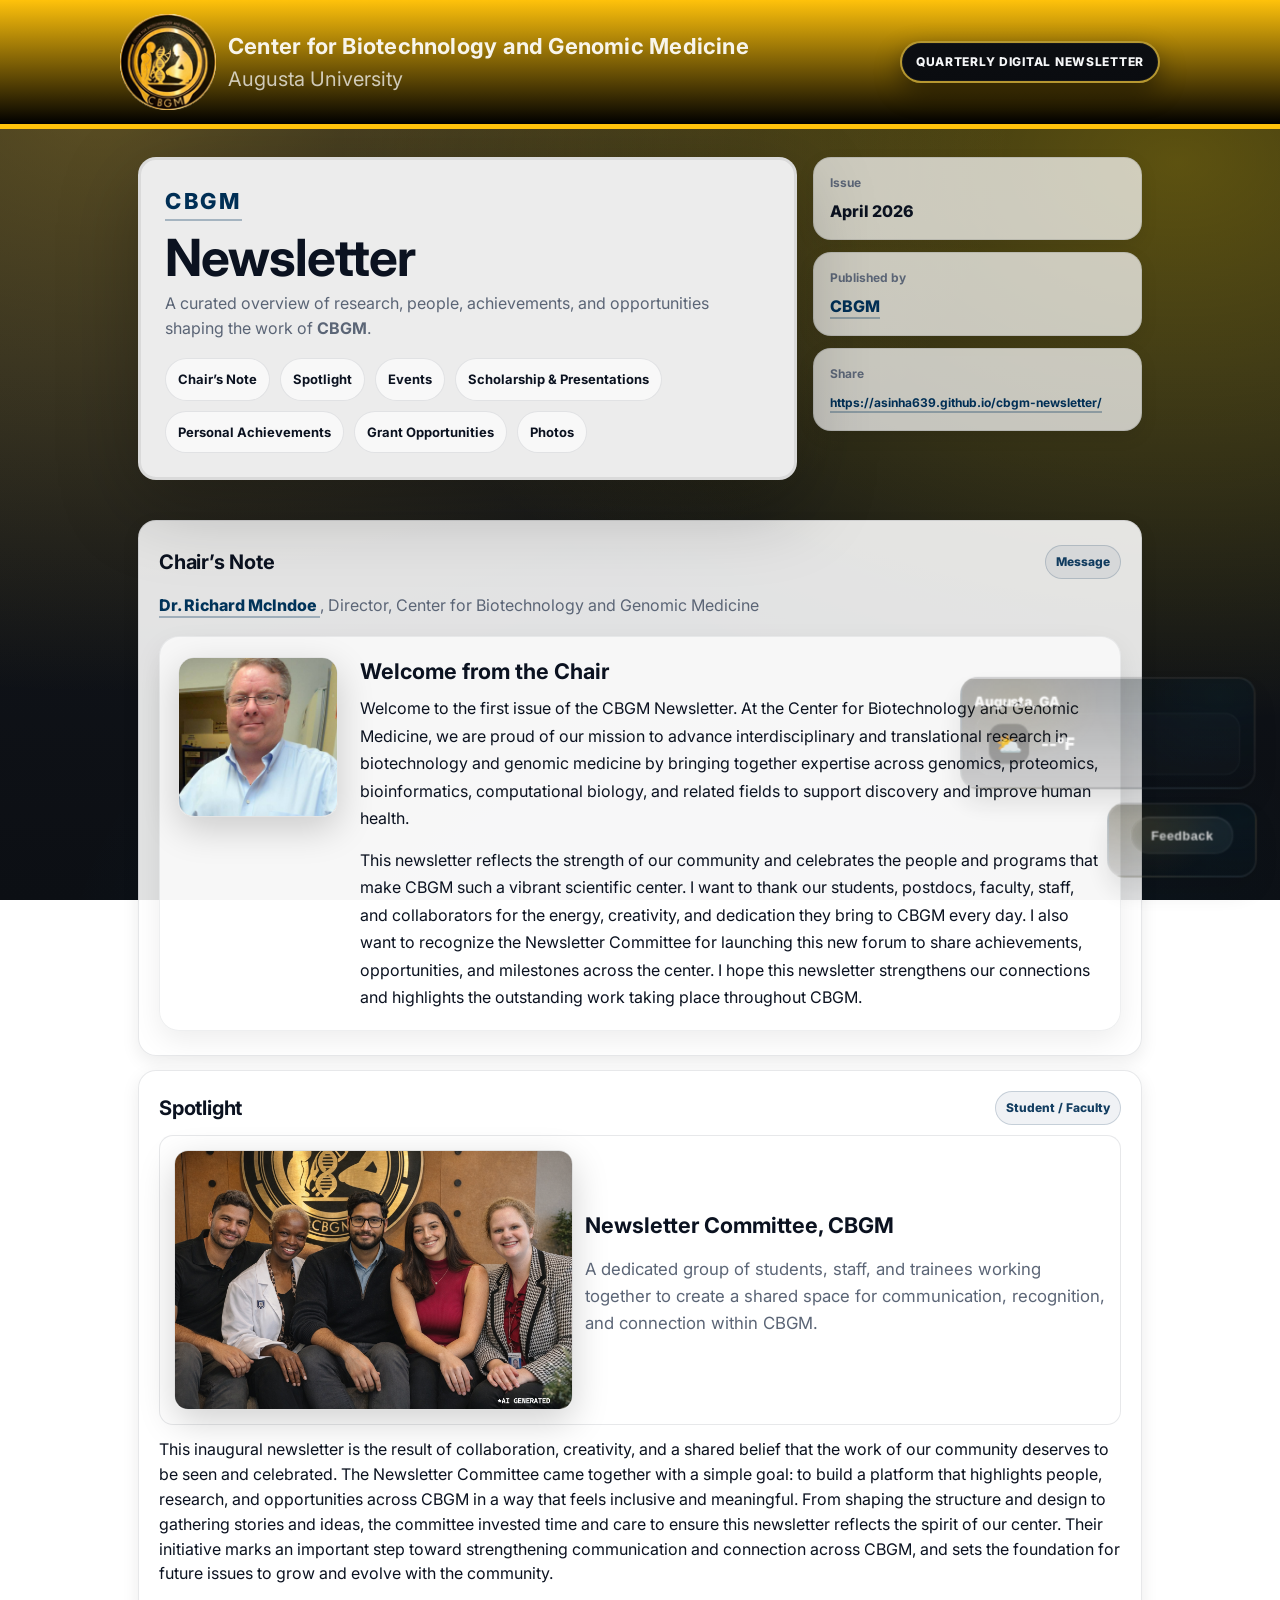
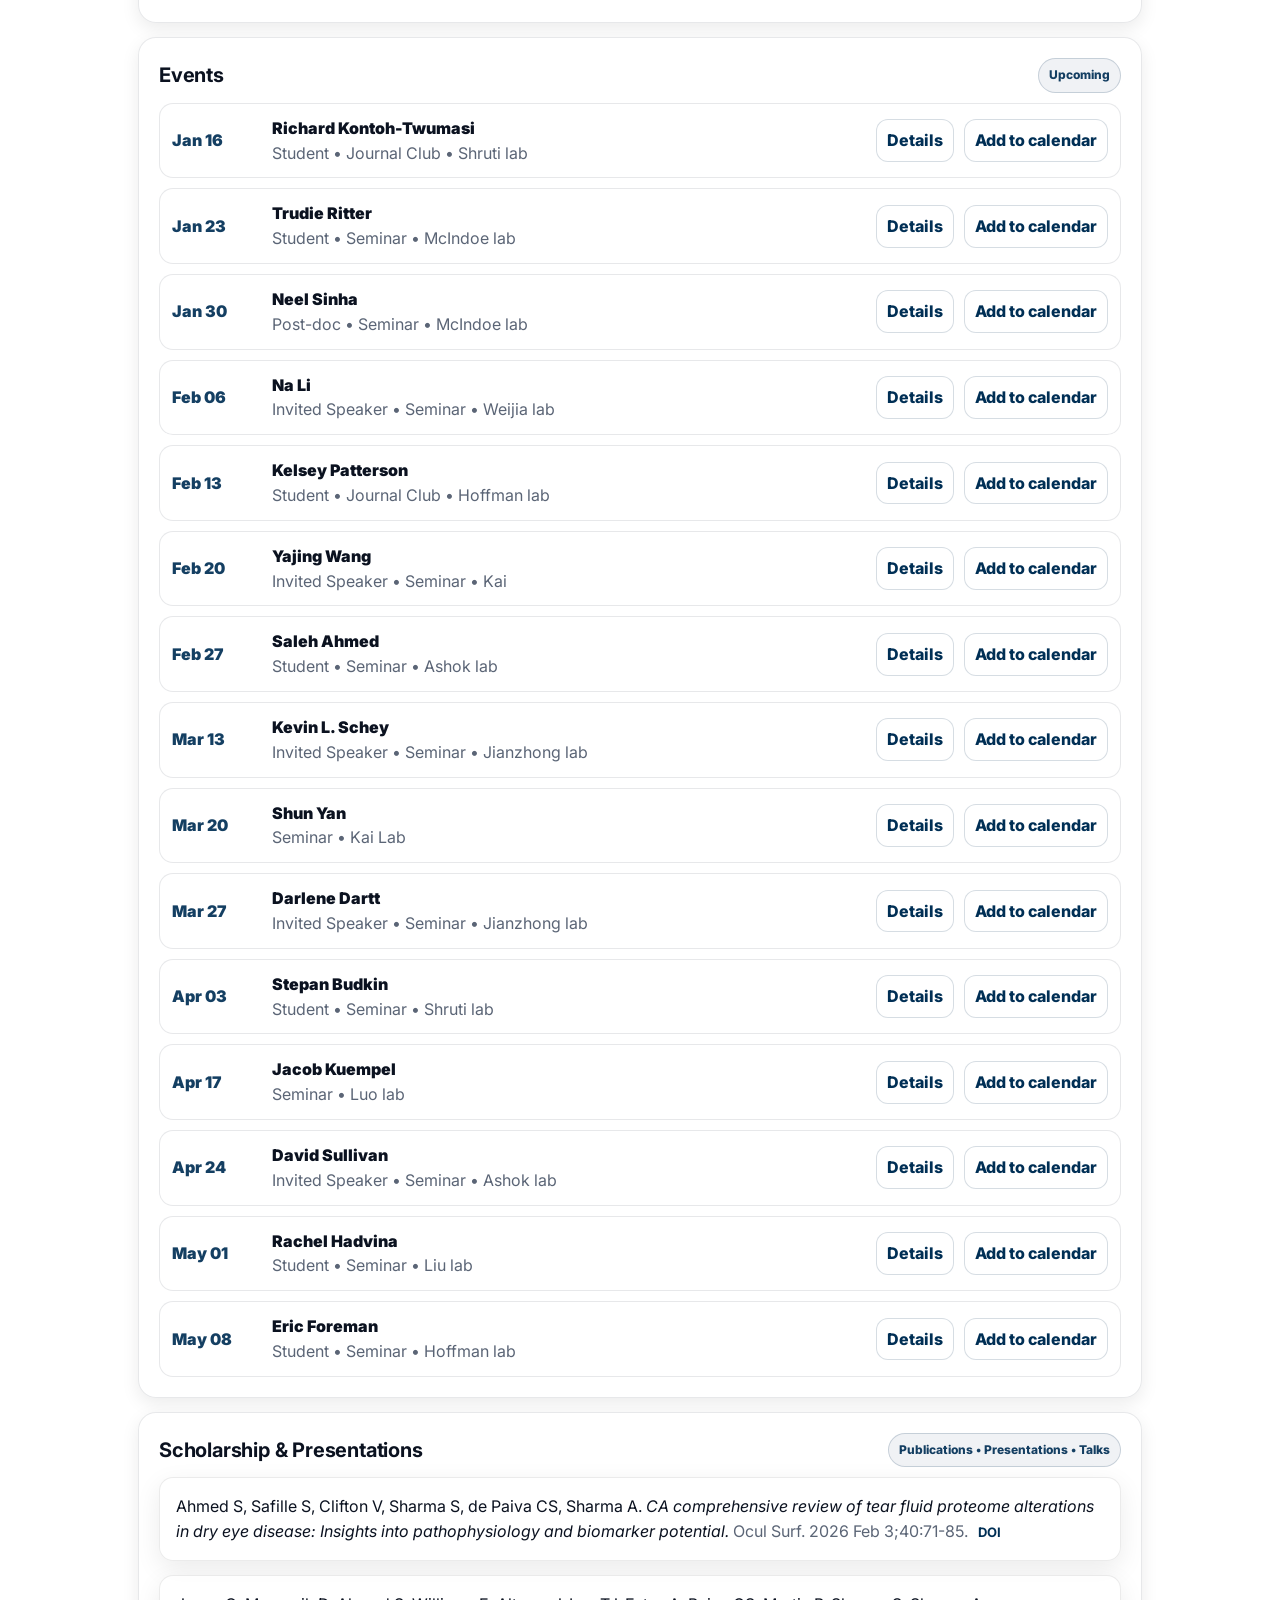
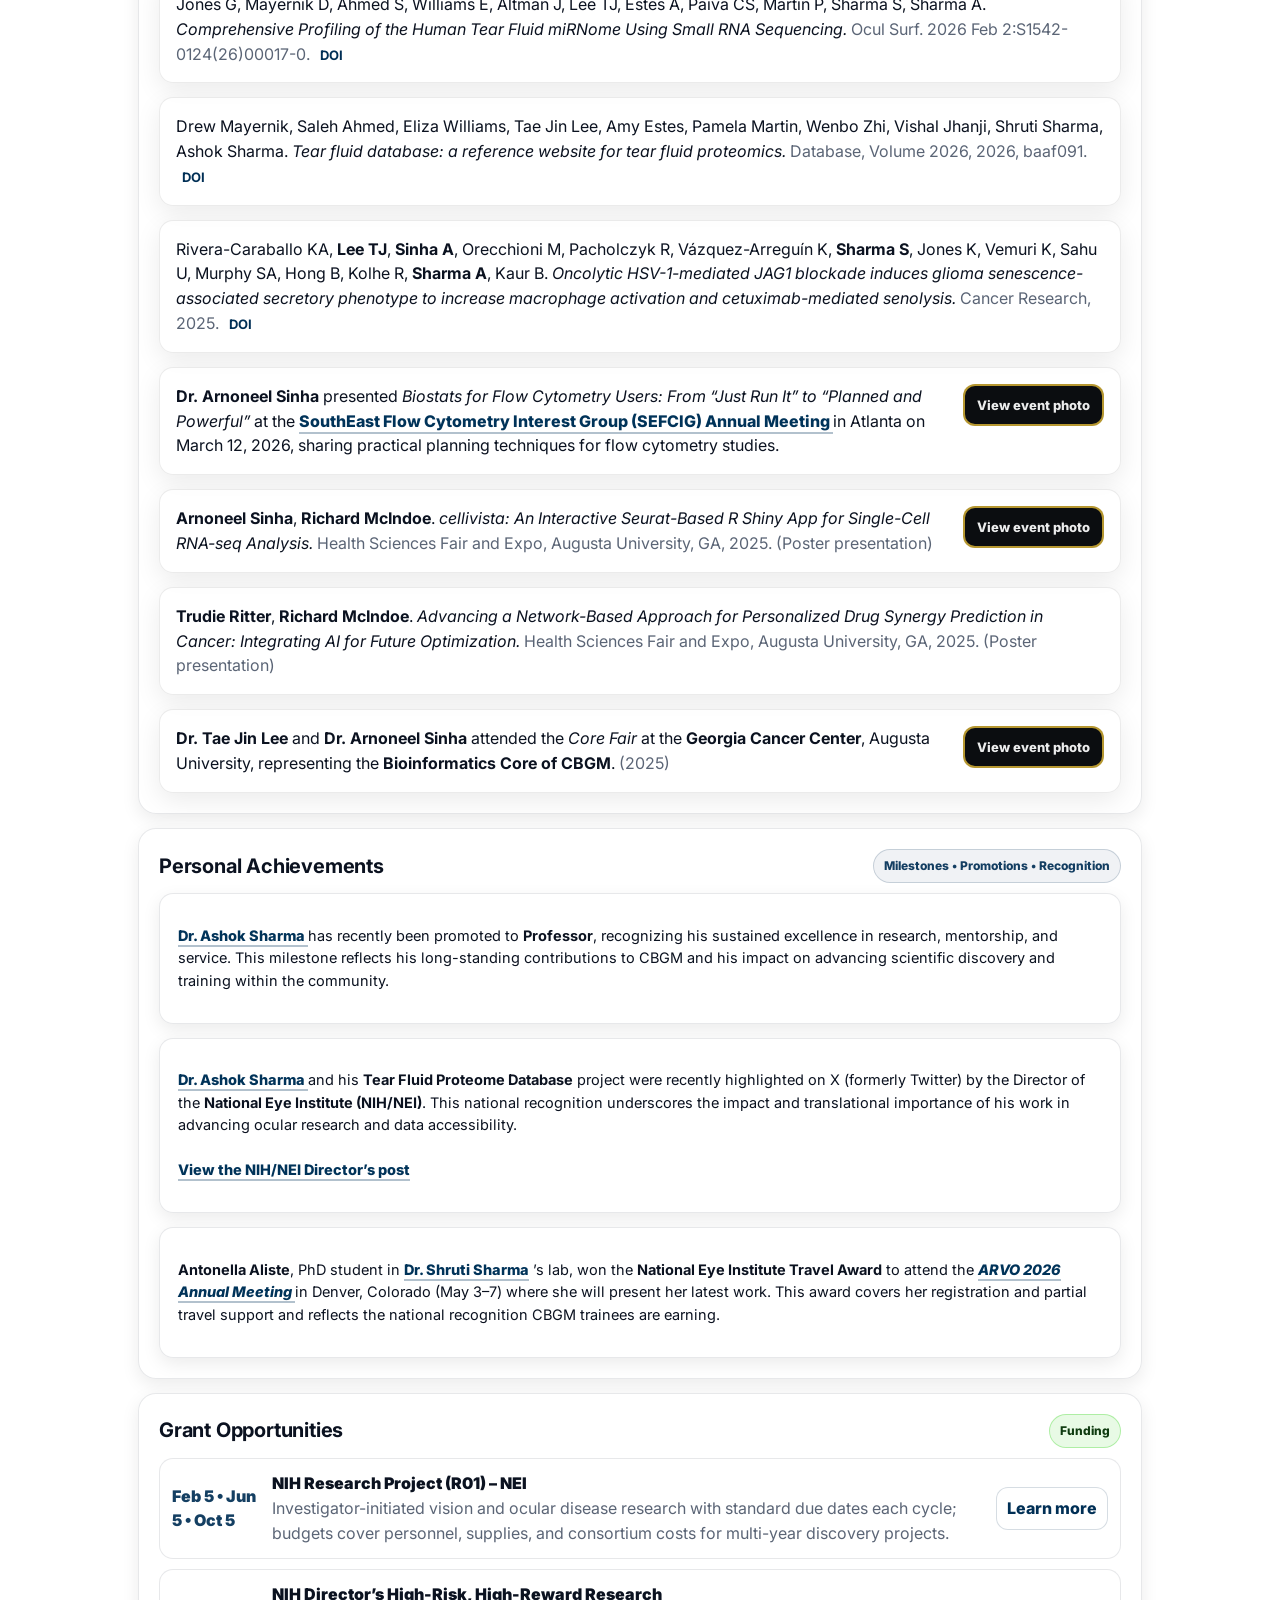
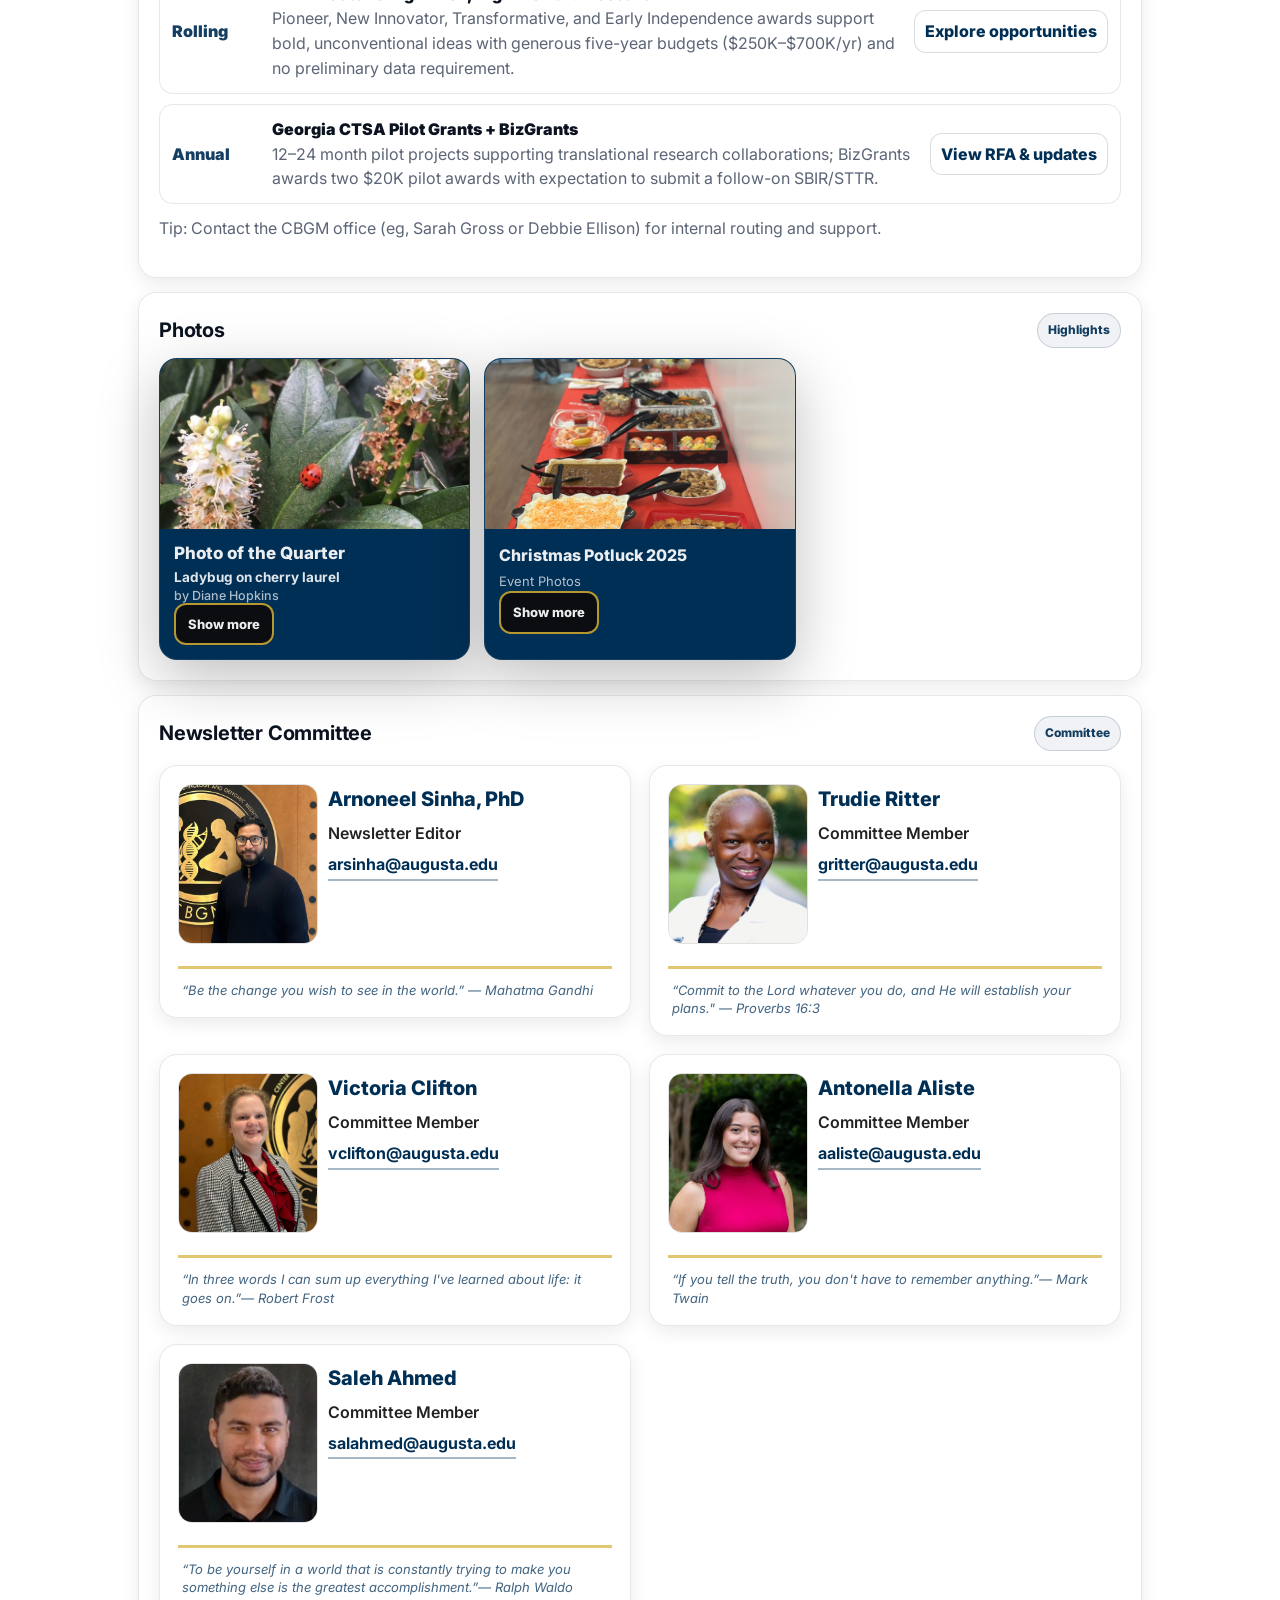
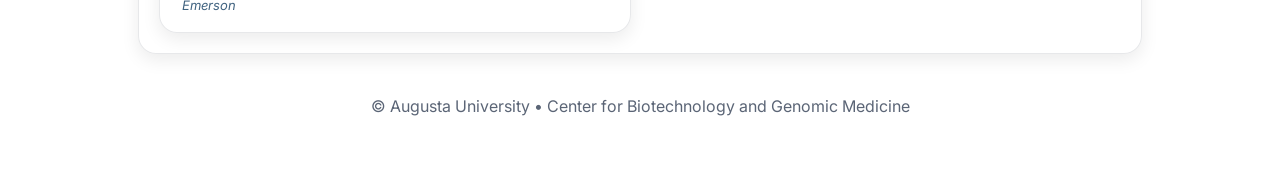
<file: index.html>
<!doctype html>
<html lang="en">
<head>
  <meta charset="utf-8" />
  <meta name="viewport" content="width=device-width, initial-scale=1" />

  <!--
    CBGM Newsletter (static HTML)
    - Single-page newsletter with anchored sections.
    - Companion “Show more” pages (photos/event galleries) reuse the same CSS.
  -->
  <title>CBGM Newsletter – January 2026</title>
  <meta name="description" content="Center for Biotechnology and Genomic Medicine (CBGM) Newsletter – Augusta University" />

  <!-- Fonts (fix: use proper querystring separators) -->
  <link rel="preconnect" href="https://fonts.googleapis.com" />
  <link rel="preconnect" href="https://fonts.gstatic.com" crossorigin />
  <link href="https://fonts.googleapis.com/css2?family=Inter:wght@400;500;600;700;800&family=Space+Grotesk:wght@500;600;700&display=swap" rel="stylesheet" />

  <!-- Main stylesheet -->
  <link rel="stylesheet" href="style.css" />
</head>

<body>
  <!-- =======================================================
       Sticky top bar (brand + issue meta)
       ======================================================= -->
  <div class="topbar" role="banner">
    <div class="wrap topbar-inner">
      <div class="brand" aria-label="CBGM branding">
        <img class="logo" src="images/logo.png" alt="CBGM logo" />

        <div class="brand-text">
          <div class="brand-org">Center for Biotechnology and Genomic Medicine</div>
          <div class="brand-unit">Augusta University</div>
        </div>
      </div>

      <div class="topbar-meta" aria-label="Issue metadata">
        <span class="pill">Quarterly Digital Newsletter</span>
      </div>
    </div>
  </div>

  <!-- =======================================================
       Hero / Table of Contents
       ======================================================= -->
  <header class="hero">
    <div class="wrap hero-inner">
      <div class="hero-card">
        <!-- Small brand link at the top of the hero card -->
        <div class="hero-kicker">
          <a
            class="cbgm-link"
            href="https://www.augusta.edu/centers/cbgm/"
            target="_blank"
            rel="noopener noreferrer"
          >
            CBGM
          </a>
        </div>

        <h1 class="hero-title">Newsletter</h1>
        <p class="hero-subtitle">
          A curated overview of research, people, achievements, and opportunities shaping the work of <strong>CBGM</strong>.
        </p>

        <!-- Anchor chips for quick navigation -->
        <nav class="toc" aria-label="Newsletter sections">
          <a class="chip" href="#chairs-note">Chair’s Note</a>
          <a class="chip" href="#spotlight">Spotlight</a>
          <a class="chip" href="#events">Events</a>
          <a class="chip" href="#scholarship">Scholarship &amp; Presentations</a>
          <a class="chip" href="#personal-achievements">Personal Achievements</a>
          <a class="chip" href="#grants">Grant Opportunities</a>
          <a class="chip" href="#photos">Photos</a>
        </nav>
      </div>

      <!-- Right-side “stats” cards -->
      <aside class="hero-side" aria-label="Issue quick facts">
        <div class="stat">
          <div class="stat-label">Issue</div>
          <div class="stat-value">April 2026</div>
        </div>

        <div class="stat">
          <div class="stat-label">Published by</div>
          <div class="stat-value">
            <a
              class="cbgm-link"
              href="https://www.augusta.edu/centers/cbgm/"
              target="_blank"
              rel="noopener noreferrer"
            >
              CBGM
            </a>
          </div>
        </div>

        <div class="stat">
          <div class="stat-label">Share</div>
          <div class="stat-value">
            <a
              class="cbgm-link share-link"
              href="https://asinha639.github.io/cbgm-newsletter/"
              target="_blank"
              rel="noopener noreferrer"
            >
              https://asinha639.github.io/cbgm-newsletter/
            </a>
          </div>
        </div>
      </aside>
    </div>
  </header>

  <!-- =======================================================
       Main content
       ======================================================= -->
  <main class="wrap content" id="top">

    <!-- =====================
         Chair’s Note
         ===================== -->
    <section class="card" id="chairs-note">
      <div class="card-head">
        <h2>Chair’s Note</h2>
        <span class="tag">Message</span>
      </div>

      <p class="muted chairs-byline">
        <a
          class="cbgm-link"
          href="https://www.augusta.edu/faculty/directory/view.php?id=RMCINDOE"
          target="_blank"
          rel="noopener noreferrer"
        >
          Dr. Richard McIndoe
        </a>
        , Director, Center for Biotechnology and Genomic Medicine
      </p>

      <!-- Feature block: headshot (left) + message (right) -->
      <div class="feature feature--horizontal">
        <img
          class="spotlight-image chair-image"
          src="images/richard-mcindoe.jpg"
          alt="Dr. Richard McIndoe"
        />

        <div class="feature-text">
          <div class="feature-title">Welcome from the Chair</div>
          <p>
            Welcome to the first issue of the CBGM Newsletter. At the Center for Biotechnology and Genomic Medicine, we are proud of our
            mission to advance interdisciplinary and translational research in biotechnology and genomic medicine by bringing together
            expertise across genomics, proteomics, bioinformatics, computational biology, and related fields to support discovery and
            improve human health.
          </p>
          <p>
            This newsletter reflects the strength of our community and celebrates the people and programs that make CBGM such a vibrant
            scientific center. I want to thank our students, postdocs, faculty, staff, and collaborators for the energy, creativity, and
            dedication they bring to CBGM every day. I also want to recognize the Newsletter Committee for launching this new forum to
            share achievements, opportunities, and milestones across the center. I hope this newsletter strengthens our connections and
            highlights the outstanding work taking place throughout CBGM.
          </p>
        </div>
      </div>
    </section>

      <!-- =====================
           Spotlight
           ===================== -->
      <section class="card" id="spotlight">
        <div class="card-head">
          <h2>Spotlight</h2>
          <span class="tag">Student / Faculty</span>
        </div>

        <div class="feature feature--vertical">
          <img
            class="spotlight-image"
            src="images/spotlight_Q1_2026.jpg"
            alt="CBGM Newsletter Committee"
          />

          <div class="feature-text">
            <div class="feature-title">Newsletter Committee, CBGM</div>
            <p class="muted">
              A dedicated group of students, staff, and trainees working together to create a shared space for
              communication, recognition, and connection within CBGM.
            </p>
          </div>
        </div>

        <p class="mt">
          This inaugural newsletter is the result of collaboration, creativity, and a shared belief that the work of our
          community deserves to be seen and celebrated. The Newsletter Committee came together with a simple goal: to
          build a platform that highlights people, research, and opportunities across CBGM in a way that feels inclusive
          and meaningful. From shaping the structure and design to gathering stories and ideas, the committee invested
          time and care to ensure this newsletter reflects the spirit of our center. Their initiative marks an important
          step toward strengthening communication and connection across CBGM, and sets the foundation for future issues
          to grow and evolve with the community.
        </p>
      </section>

      <!-- =====================
           Events
           ===================== -->

        <section class="card" id="events">
          <div class="card-head">
            <h2>Events</h2>
            <span class="tag">Upcoming</span>
          </div>

          <div class="list" role="list">
            <div class="list-item" role="listitem">
              <div class="when">Jan 16</div>
              <div class="what">
                <div class="title">Richard Kontoh-Twumasi</div>
                <div class="muted">Student • Journal Club • Shruti lab</div>
              </div>
              <div class="event-actions" aria-label="Event actions">
                <details class="event-details">
                  <summary class="link">Details</summary>
                  <div class="event-body">
                    <div class="event-meta">
                      <div><strong>Friday, January 16, 2026</strong> • <strong>9:00 a.m.</strong></div>
                      <div><strong>Location:</strong> CA 2109</div>
                    </div>
                    <div class="event-talk"><div class="muted">Journal Club</div></div>
                  </div>
                </details>
                <a
                  class="link"
                  href="https://outlook.office.com/calendar/0/deeplink/compose?subject=GM%20Spring%20Seminar%20-%20Richard%20Kontoh-Twumasi&startdt=2026-01-16T09:00:00&enddt=2026-01-16T10:00:00&location=CA%202109"
                  target="_blank"
                  rel="noopener noreferrer"
                >
                  Add to calendar
                </a>
              </div>
            </div>

            <div class="list-item" role="listitem">
              <div class="when">Jan 23</div>
              <div class="what">
                <div class="title">Trudie Ritter</div>
                <div class="muted">Student • Seminar • McIndoe lab</div>
              </div>
              <div class="event-actions" aria-label="Event actions">
                <details class="event-details">
                  <summary class="link">Details</summary>
                  <div class="event-body">
                    <div class="event-meta">
                      <div><strong>Friday, January 23, 2026</strong> • <strong>9:00 a.m.</strong></div>
                      <div><strong>Location:</strong> CA 2109</div>
                    </div>
                    <div class="event-talk"><div class="muted">Seminar</div></div>
                  </div>
                </details>
                <a
                  class="link"
                  href="https://outlook.office.com/calendar/0/deeplink/compose?subject=GM%20Spring%20Seminar%20-%20Trudie%20Ritter&startdt=2026-01-23T09:00:00&enddt=2026-01-23T10:00:00&location=CA%202109"
                  target="_blank"
                  rel="noopener noreferrer"
                >
                  Add to calendar
                </a>
              </div>
            </div>

            <div class="list-item" role="listitem">
              <div class="when">Jan 30</div>
              <div class="what">
                <div class="title">Neel Sinha</div>
                <div class="muted">Post-doc • Seminar • McIndoe lab</div>
              </div>
              <div class="event-actions" aria-label="Event actions">
                <details class="event-details">
                  <summary class="link">Details</summary>
                  <div class="event-body">
                    <div class="event-meta">
                      <div><strong>Friday, January 30, 2026</strong> • <strong>9:00 a.m.</strong></div>
                      <div><strong>Location:</strong> CA 2109</div>
                    </div>
                    <div class="event-talk"><div class="muted">Seminar</div></div>
                  </div>
                </details>
                <a
                  class="link"
                  href="https://outlook.office.com/calendar/0/deeplink/compose?subject=GM%20Spring%20Seminar%20-%20Neel%20Sinha&startdt=2026-01-30T09:00:00&enddt=2026-01-30T10:00:00&location=CA%202109"
                  target="_blank"
                  rel="noopener noreferrer"
                >
                  Add to calendar
                </a>
              </div>
            </div>

            <div class="list-item" role="listitem">
              <div class="when">Feb 06</div>
              <div class="what">
                <div class="title">Na Li</div>
                <div class="muted">Invited Speaker • Seminar • Weijia lab</div>
              </div>
              <div class="event-actions" aria-label="Event actions">
                <details class="event-details">
                  <summary class="link">Details</summary>
                  <div class="event-body">
                    <div class="event-meta">
                      <div><strong>Friday, February 6, 2026</strong> • <strong>9:00 a.m.</strong></div>
                      <div><strong>Location:</strong> CA 2109</div>
                    </div>
                    <div class="event-talk"><div class="muted">Seminar</div></div>
                  </div>
                </details>
                <a
                  class="link"
                  href="https://outlook.office.com/calendar/0/deeplink/compose?subject=GM%20Spring%20Seminar%20-%20Na%20Li&startdt=2026-02-06T09:00:00&enddt=2026-02-06T10:00:00&location=CA%202109"
                  target="_blank"
                  rel="noopener noreferrer"
                >
                  Add to calendar
                </a>
              </div>
            </div>

            <div class="list-item" role="listitem">
              <div class="when">Feb 13</div>
              <div class="what">
                <div class="title">Kelsey Patterson</div>
                <div class="muted">Student • Journal Club • Hoffman lab</div>
              </div>
              <div class="event-actions" aria-label="Event actions">
                <details class="event-details">
                  <summary class="link">Details</summary>
                  <div class="event-body">
                    <div class="event-meta">
                      <div><strong>Friday, February 13, 2026</strong> • <strong>9:00 a.m.</strong></div>
                      <div><strong>Location:</strong> CA 2109</div>
                    </div>
                    <div class="event-talk"><div class="muted">Journal Club</div></div>
                  </div>
                </details>
                <a
                  class="link"
                  href="https://outlook.office.com/calendar/0/deeplink/compose?subject=GM%20Spring%20Seminar%20-%20Kelsey%20Patterson&startdt=2026-02-13T09:00:00&enddt=2026-02-13T10:00:00&location=CA%202109"
                  target="_blank"
                  rel="noopener noreferrer"
                >
                  Add to calendar
                </a>
              </div>
            </div>

            <div class="list-item" role="listitem">
              <div class="when">Feb 20</div>
              <div class="what">
                <div class="title">Yajing Wang</div>
                <div class="muted">Invited Speaker • Seminar • Kai</div>
              </div>
              <div class="event-actions" aria-label="Event actions">
                <details class="event-details">
                  <summary class="link">Details</summary>
                  <div class="event-body">
                    <div class="event-meta">
                      <div><strong>Friday, February 20, 2026</strong> • <strong>9:00 a.m.</strong></div>
                      <div><strong>Location:</strong> CA 2109</div>
                    </div>
                    <div class="event-talk"><div class="muted">Seminar</div></div>
                  </div>
                </details>
                <a
                  class="link"
                  href="https://outlook.office.com/calendar/0/deeplink/compose?subject=GM%20Spring%20Seminar%20-%20Yajing%20Wang&startdt=2026-02-20T09:00:00&enddt=2026-02-20T10:00:00&location=CA%202109"
                  target="_blank"
                  rel="noopener noreferrer"
                >
                  Add to calendar
                </a>
              </div>
            </div>

            <div class="list-item" role="listitem">
              <div class="when">Feb 27</div>
              <div class="what">
                <div class="title">Saleh Ahmed</div>
                <div class="muted">Student • Seminar • Ashok lab</div>
              </div>
              <div class="event-actions" aria-label="Event actions">
                <details class="event-details">
                  <summary class="link">Details</summary>
                  <div class="event-body">
                    <div class="event-meta">
                      <div><strong>Friday, February 27, 2026</strong> • <strong>9:00 a.m.</strong></div>
                      <div><strong>Location:</strong> CA 2109</div>
                    </div>
                    <div class="event-talk"><div class="muted">Seminar</div></div>
                  </div>
                </details>
                <a
                  class="link"
                  href="https://outlook.office.com/calendar/0/deeplink/compose?subject=GM%20Spring%20Seminar%20-%20Saleh%20Ahmed&startdt=2026-02-27T09:00:00&enddt=2026-02-27T10:00:00&location=CA%202109"
                  target="_blank"
                  rel="noopener noreferrer"
                >
                  Add to calendar
                </a>
              </div>
            </div>

            <div class="list-item" role="listitem">
              <div class="when">Mar 13</div>
              <div class="what">
                <div class="title">Kevin L. Schey</div>
                <div class="muted">Invited Speaker • Seminar • Jianzhong lab</div>
              </div>
              <div class="event-actions" aria-label="Event actions">
                <details class="event-details">
                  <summary class="link">Details</summary>
                  <div class="event-body">
                    <div class="event-meta">
                      <div><strong>Friday, March 13, 2026</strong> • <strong>9:00 a.m.</strong></div>
                      <div><strong>Location:</strong> CA 2109</div>
                    </div>
                    <div class="event-talk"><div class="muted">Seminar</div></div>
                  </div>
                </details>
                <a
                  class="link"
                  href="https://outlook.office.com/calendar/0/deeplink/compose?subject=GM%20Spring%20Seminar%20-%20Kevin%20L.%20Schey&startdt=2026-03-13T09:00:00&enddt=2026-03-13T10:00:00&location=CA%202109"
                  target="_blank"
                  rel="noopener noreferrer"
                >
                  Add to calendar
                </a>
              </div>
            </div>

            <div class="list-item" role="listitem">
              <div class="when">Mar 20</div>
              <div class="what">
                <div class="title">Shun Yan</div>
                <div class="muted">Seminar • Kai Lab</div>
              </div>
              <div class="event-actions" aria-label="Event actions">
                <details class="event-details">
                  <summary class="link">Details</summary>
                  <div class="event-body">
                    <div class="event-meta">
                      <div><strong>Friday, March 20, 2026</strong> • <strong>9:00 a.m.</strong></div>
                      <div><strong>Location:</strong> CA 2109</div>
                    </div>
                    <div class="event-talk"><div class="muted">Seminar</div></div>
                  </div>
                </details>
                <a
                  class="link"
                  href="https://outlook.office.com/calendar/0/deeplink/compose?subject=GM%20Spring%20Seminar%20-%20Shun%20Yan&startdt=2026-03-20T09:00:00&enddt=2026-03-20T10:00:00&location=CA%202109"
                  target="_blank"
                  rel="noopener noreferrer"
                >
                  Add to calendar
                </a>
              </div>
            </div>

            <div class="list-item" role="listitem">
              <div class="when">Mar 27</div>
              <div class="what">
                <div class="title">Darlene Dartt</div>
                <div class="muted">Invited Speaker • Seminar • Jianzhong lab</div>
              </div>
              <div class="event-actions" aria-label="Event actions">
                <details class="event-details">
                  <summary class="link">Details</summary>
                  <div class="event-body">
                    <div class="event-meta">
                      <div><strong>Friday, March 27, 2026</strong> • <strong>9:00 a.m.</strong></div>
                      <div><strong>Location:</strong> CA 2109</div>
                    </div>
                    <div class="event-talk"><div class="muted">Seminar</div></div>
                  </div>
                </details>
                <a
                  class="link"
                  href="https://outlook.office.com/calendar/0/deeplink/compose?subject=GM%20Spring%20Seminar%20-%20Darlene%20Dartt&startdt=2026-03-27T09:00:00&enddt=2026-03-27T10:00:00&location=CA%202109"
                  target="_blank"
                  rel="noopener noreferrer"
                >
                  Add to calendar
                </a>
              </div>
            </div>

            <div class="list-item" role="listitem">
              <div class="when">Apr 03</div>
              <div class="what">
                <div class="title">Stepan Budkin</div>
                <div class="muted">Student • Seminar • Shruti lab</div>
              </div>
              <div class="event-actions" aria-label="Event actions">
                <details class="event-details">
                  <summary class="link">Details</summary>
                  <div class="event-body">
                    <div class="event-meta">
                      <div><strong>Friday, April 3, 2026</strong> • <strong>9:00 a.m.</strong></div>
                      <div><strong>Location:</strong> CA 2109</div>
                    </div>
                    <div class="event-talk"><div class="muted">Seminar</div></div>
                  </div>
                </details>
                <a
                  class="link"
                  href="https://outlook.office.com/calendar/0/deeplink/compose?subject=GM%20Spring%20Seminar%20-%20Stepan%20Budkin&startdt=2026-04-03T09:00:00&enddt=2026-04-03T10:00:00&location=CA%202109"
                  target="_blank"
                  rel="noopener noreferrer"
                >
                  Add to calendar
                </a>
              </div>
            </div>


            <div class="list-item" role="listitem">
              <div class="when">Apr 17</div>
              <div class="what">
                <div class="title">Jacob Kuempel</div>
                <div class="muted">Seminar • Luo lab</div>
              </div>
              <div class="event-actions" aria-label="Event actions">
                <details class="event-details">
                  <summary class="link">Details</summary>
                  <div class="event-body">
                    <div class="event-meta">
                      <div><strong>Friday, April 17, 2026</strong> • <strong>9:00 a.m.</strong></div>
                      <div><strong>Location:</strong> CA 2109</div>
                    </div>
                    <div class="event-talk"><div class="muted">Seminar</div></div>
                  </div>
                </details>
                <a
                  class="link"
                  href="https://outlook.office.com/calendar/0/deeplink/compose?subject=GM%20Spring%20Seminar%20-%20Jacob%20Kuempel&startdt=2026-04-17T09:00:00&enddt=2026-04-17T10:00:00&location=CA%202109"
                  target="_blank"
                  rel="noopener noreferrer"
                >
                  Add to calendar
                </a>
              </div>
            </div>

            <div class="list-item" role="listitem">
              <div class="when">Apr 24</div>
              <div class="what">
                <div class="title">David Sullivan</div>
                <div class="muted">Invited Speaker • Seminar • Ashok lab</div>
              </div>
              <div class="event-actions" aria-label="Event actions">
                <details class="event-details">
                  <summary class="link">Details</summary>
                  <div class="event-body">
                    <div class="event-meta">
                      <div><strong>Friday, April 24, 2026</strong> • <strong>9:00 a.m.</strong></div>
                      <div><strong>Location:</strong> CA 2109</div>
                    </div>
                    <div class="event-talk"><div class="muted">Seminar</div></div>
                  </div>
                </details>
                <a
                  class="link"
                  href="https://outlook.office.com/calendar/0/deeplink/compose?subject=GM%20Spring%20Seminar%20-%20David%20Sullivan&startdt=2026-04-24T09:00:00&enddt=2026-04-24T10:00:00&location=CA%202109"
                  target="_blank"
                  rel="noopener noreferrer"
                >
                  Add to calendar
                </a>
              </div>
            </div>

            <div class="list-item" role="listitem">
              <div class="when">May 01</div>
              <div class="what">
                <div class="title">Rachel Hadvina</div>
                <div class="muted">Student • Seminar • Liu lab</div>
              </div>
              <div class="event-actions" aria-label="Event actions">
                <details class="event-details">
                  <summary class="link">Details</summary>
                  <div class="event-body">
                    <div class="event-meta">
                      <div><strong>Friday, May 1, 2026</strong> • <strong>9:00 a.m.</strong></div>
                      <div><strong>Location:</strong> CA 2109</div>
                    </div>
                    <div class="event-talk"><div class="muted">Seminar</div></div>
                  </div>
                </details>
                <a
                  class="link"
                  href="https://outlook.office.com/calendar/0/deeplink/compose?subject=GM%20Spring%20Seminar%20-%20Rachel%20Hadvina&startdt=2026-05-01T09:00:00&enddt=2026-05-01T10:00:00&location=CA%202109"
                  target="_blank"
                  rel="noopener noreferrer"
                >
                  Add to calendar
                </a>
              </div>
            </div>

            <div class="list-item" role="listitem">
              <div class="when">May 08</div>
              <div class="what">
                <div class="title">Eric Foreman</div>
                <div class="muted">Student • Seminar • Hoffman lab</div>
              </div>
              <div class="event-actions" aria-label="Event actions">
                <details class="event-details">
                  <summary class="link">Details</summary>
                  <div class="event-body">
                    <div class="event-meta">
                      <div><strong>Friday, May 8, 2026</strong> • <strong>9:00 a.m.</strong></div>
                      <div><strong>Location:</strong> CA 2109</div>
                    </div>
                    <div class="event-talk"><div class="muted">Seminar</div></div>
                  </div>
                </details>
                <a
                  class="link"
                  href="https://outlook.office.com/calendar/0/deeplink/compose?subject=GM%20Spring%20Seminar%20-%20Eric%20Foreman&startdt=2026-05-08T09:00:00&enddt=2026-05-08T10:00:00&location=CA%202109"
                  target="_blank"
                  rel="noopener noreferrer"
                >
                  Add to calendar
                </a>
              </div>
            </div>

          </div>
        </section>
      </section>

    <!-- =====================
         Scholarship & Presentations
         ===================== -->
    <section class="card" id="scholarship">
      <div class="card-head">
        <h2>Scholarship &amp; Presentations</h2>
        <span class="tag">Publications • Presentations • Talks</span>
      </div>

      <div class="scholarship-list">
        <!-- Publication -->

        <article class="scholarship-item">
          <div class="scholarship-text">
            Ahmed S, Safille S, Clifton V, Sharma S, de Paiva CS, Sharma A.
            <em>
              CA comprehensive review of tear fluid proteome alterations in dry eye disease: Insights into pathophysiology and biomarker potential.
            </em>
            <span class="muted">Ocul Surf. 2026 Feb 3;40:71-85.</span>
            <a class="pub-link" href="https://doi.org/10.1016/j.jtos.2026.01.010" target="_blank" rel="noopener noreferrer">DOI</a>
          </div>
        </article>

        <article class="scholarship-item">
          <div class="scholarship-text">
            Jones G, Mayernik D, Ahmed S, Williams E, Altman J, Lee TJ, Estes A, Paiva CS, Martin P, Sharma S, Sharma A.
            <em>
              Comprehensive Profiling of the Human Tear Fluid miRNome Using Small RNA Sequencing.
            </em>
            <span class="muted">Ocul Surf. 2026 Feb 2:S1542-0124(26)00017-0.</span>
            <a class="pub-link" href="https://doi.org/10.1016/j.jtos.2026.01.011" target="_blank" rel="noopener noreferrer">DOI</a>
          </div>
        </article>

        <article class="scholarship-item">
          <div class="scholarship-text">
            Drew Mayernik, Saleh Ahmed, Eliza Williams, Tae Jin Lee, Amy Estes, Pamela Martin, Wenbo Zhi, Vishal Jhanji, Shruti Sharma, Ashok Sharma.
            <em>
              Tear fluid database: a reference website for tear fluid proteomics.
            </em>
            <span class="muted">Database, Volume 2026, 2026, baaf091.</span>
            <a class="pub-link" href="https://doi.org/10.1093/database/baaf091" target="_blank" rel="noopener noreferrer">DOI</a>
          </div>
        </article>

        <article class="scholarship-item">
          <div class="scholarship-text">
            Rivera-Caraballo KA, <strong>Lee TJ</strong>, <strong>Sinha A</strong>, Orecchioni M, Pacholczyk R,
            Vázquez-Arreguín K, <strong>Sharma S</strong>, Jones K, Vemuri K, Sahu U, Murphy SA, Hong B,
            Kolhe R, <strong>Sharma A</strong>, Kaur B.
            <em>
              Oncolytic HSV-1-mediated JAG1 blockade induces glioma senescence-associated secretory phenotype to increase
              macrophage activation and cetuximab-mediated senolysis.
            </em>
            <span class="muted">Cancer Research, 2025.</span>
            <a class="pub-link" href="https://doi.org/10.1158/0008-5472.CAN-25-1402" target="_blank" rel="noopener noreferrer">DOI</a>
          </div>
        </article>

        <!-- SEFCIG presentation -->
        <article class="scholarship-item scholarship-item--action">
          <div class="scholarship-text">
            <strong>Dr. Arnoneel Sinha</strong> presented <em>Biostats for Flow Cytometry Users: From “Just Run It” to “Planned and Powerful”</em>
            at the
            <a
              class="cbgm-link"
              href="https://www.sefcig.org/"
              target="_blank"
              rel="noopener noreferrer"
            >
              SouthEast Flow Cytometry Interest Group (SEFCIG) Annual Meeting
            </a>
            in Atlanta on March 12, 2026, sharing practical planning techniques for flow cytometry studies.
          </div>

          <a class="achievement-btn" href="sefcig-2026.html" target="_blank" rel="noopener noreferrer">
            View event photo
          </a>
        </article>

        <!-- Poster presentation (with action button) -->
        <article class="scholarship-item scholarship-item--action">
          <div class="scholarship-text">
            <strong>Arnoneel Sinha</strong>, <strong>Richard McIndoe</strong>.
            <em>cellivista: An Interactive Seurat-Based R Shiny App for Single-Cell RNA-seq Analysis.</em>
            <span class="muted">Health Sciences Fair and Expo, Augusta University, GA, 2025.</span>
            <span class="muted">(Poster presentation)</span>
          </div>

          <a class="achievement-btn" href="health-sciences-expo-2025.html">View event photo</a>
        </article>

        <!-- Poster presentation (no action button yet) -->
<article class="scholarship-item">
  <div class="scholarship-text">
    <strong>Trudie Ritter</strong>, <strong>Richard McIndoe</strong>.
    <em>
      Advancing a Network-Based Approach for Personalized Drug Synergy Prediction in Cancer: Integrating AI for Future Optimization.
    </em>
    <span class="muted">
      Health Sciences Fair and Expo, Augusta University, GA, 2025.
    </span>
    <span class="muted">(Poster presentation)</span>
  </div>
</article>


        <!-- Core Fair (with action button) -->
        <article class="scholarship-item scholarship-item--action">
          <div class="scholarship-text">
            <strong>Dr. Tae Jin Lee</strong> and <strong>Dr. Arnoneel Sinha</strong> attended the <em>Core Fair</em> at the
            <strong>Georgia Cancer Center</strong>, Augusta University, representing the <strong>Bioinformatics Core of CBGM</strong>.
            <span class="muted">(2025)</span>
          </div>

          <a class="achievement-btn" href="core-fair-2025.html">View event photo</a>
        </article>

      </div>
    </section>

    <!-- =====================
         Personal Achievements
         ===================== -->
    <section class="card" id="personal-achievements">
      <div class="card-head">
        <h2>Personal Achievements</h2>
        <span class="tag">Milestones • Promotions • Recognition</span>
      </div>

      <div class="achievement-box">
        <p class="achievement-text">
          <strong>
            <a
              class="cbgm-link"
              href="https://www.augusta.edu/faculty/directory/view.php?id=ASSHARMA"
              target="_blank"
              rel="noopener noreferrer"
            >
              Dr. Ashok Sharma
            </a>
          </strong>
          has recently been promoted to <strong>Professor</strong>, recognizing his sustained excellence in research,
          mentorship, and service. This milestone reflects his long-standing contributions to CBGM and his impact on
          advancing scientific discovery and training within the community.
        </p>
      </div>

            <div class="achievement-box">
        <p class="achievement-text">
          <strong>
            <a
              class="cbgm-link"
              href="https://www.augusta.edu/faculty/directory/view.php?id=ASSHARMA"
              target="_blank"
              rel="noopener noreferrer"
            >
              Dr. Ashok Sharma
            </a>
          </strong>
          and his <strong>Tear Fluid Proteome Database</strong> project were recently highlighted on X (formerly Twitter) by the Director of the 
          <strong>National Eye Institute (NIH/NEI)</strong>. This national recognition underscores the impact and translational importance 
          of his work in advancing ocular research and data accessibility.
          <br /><br />
          <a
            class="cbgm-link"
            href="https://x.com/NEIDirector/status/2021304691649319162"
            target="_blank"
            rel="noopener noreferrer"
          >
            View the NIH/NEI Director’s post
          </a>
        </p>
      </div>

      <div class="achievement-box">
        <p class="achievement-text">
          <strong>Antonella Aliste</strong>, PhD student in <a class="cbgm-link" href="https://www.augusta.edu/faculty/directory/view.php?id=SHSHARMA" target="_blank" rel="noopener noreferrer"> Dr. Shruti Sharma</a>
          ’s lab, won the
          <strong>National Eye Institute Travel Award</strong> to attend the
          <a class="cbgm-link" href="https://www.arvo.org/annual-meeting" target="_blank" rel="noopener noreferrer">
            <em>ARVO 2026 Annual Meeting</em>
          </a>
          in Denver, Colorado (May 3–7) where she will present her latest work. This award covers her registration and partial travel
          support and reflects the national recognition CBGM trainees are earning.
        </p>
      </div>

    </section>

    <!-- =====================
         Grant Opportunities
         ===================== -->
 <section class="card" id="grants">
      <div class="card-head">
        <h2>Grant Opportunities</h2>
        <span class="tag tag-green">Funding</span>
      </div>

      <div class="list" role="list">
        <div class="list-item" role="listitem">
          <div class="when">Feb 5 • Jun 5 • Oct 5</div>
          <div class="what">
            <div class="title">NIH Research Project (R01) – NEI</div>
            <div class="muted">
              Investigator-initiated vision and ocular disease research with standard due dates each cycle; budgets cover personnel, supplies,
              and consortium costs for multi-year discovery projects.
            </div>
          </div>
          <a
            class="link"
            href="https://grants.nih.gov/funding/activity-codes/R01"
            target="_blank"
            rel="noopener noreferrer"
          >
            Learn more
          </a>
        </div>

        <div class="list-item" role="listitem">
          <div class="when">Rolling</div>
          <div class="what">
            <div class="title">NIH Director’s High-Risk, High-Reward Research</div>
            <div class="muted">
              Pioneer, New Innovator, Transformative, and Early Independence awards support bold, unconventional ideas
              with generous five-year budgets ($250K–$700K/yr) and no preliminary data requirement.
            </div>
          </div>
          <a
            class="link"
            href="https://commonfund.nih.gov/highrisk"
            target="_blank"
            rel="noopener noreferrer"
          >
            Explore opportunities
          </a>
        </div>

        <div class="list-item" role="listitem">
          <div class="when">Annual</div>
          <div class="what">
            <div class="title">Georgia CTSA Pilot Grants + BizGrants</div>
            <div class="muted">
              12–24 month pilot projects supporting translational research collaborations; BizGrants awards two $20K pilot awards
              with expectation to submit a follow-on SBIR/STTR.
            </div>
          </div>
          <a
            class="link"
            href="https://georgiactsa.org/funding/index.html"
            target="_blank"
            rel="noopener noreferrer"
          >
            View RFA & updates
          </a>
        </div>
      </div>

      <p class="muted mt">Tip: Contact the CBGM office (eg, Sarah Gross or Debbie Ellison) for internal routing and support.</p>
    </section>

    <!-- =====================
         Photos
         ===================== -->
    <section class="card" id="photos">
      <div class="card-head">
        <h2>Photos</h2>
        <span class="tag">Highlights</span>
      </div>

      <div class="photo-grid">
        <!-- Photo of the Quarter -->
        <article class="photo-tile">
          <div class="photo-thumb">
            <img src="images/POTQ_Q1_2026.jpg" alt="Photo of the Quarter" />
          </div>

          <div class="photo-info photo-info-featured">
            <div class="photo-title">Photo of the Quarter</div>
            <div class="photo-subtitle">
              <div class="photo-subtitle-main">Ladybug on cherry laurel</div>
              <div class="photo-subtitle-byline">by Diane Hopkins</div>
            </div>
            <a class="photo-btn" href="photo-of-the-quarter.html">Show more</a>
          </div>
        </article>

        <!-- Event Photo: Christmas Potluck 2025 -->
        <article class="photo-tile">
          <div class="photo-thumb">
            <img src="images/Christmas Potluck 2025/IMG_3876.jpeg" alt="Christmas Potluck 2025" />
          </div>

          <div class="photo-info">
            <div class="photo-title">Christmas Potluck 2025</div>
            <div class="photo-subtitle">Event Photos</div>
            <a class="photo-btn" href="christmas-potluck-2025.html">Show more</a>
          </div>
        </article>

      </div>
    </section>

<!-- =====================
     Newsletter Committee
     ===================== -->
<section class="card" id="committee">
  <div class="card-head">
    <h2>Newsletter Committee</h2>
    <span class="tag">Committee</span>
  </div>

  <div class="committee-directory">

    <!-- Arnoneel -->
    <article class="committee-card">
      <img src="images/committee/Arnoneel-Sinha.jpg" alt="Arnoneel Sinha" />

      <div class="committee-info">
        <div class="committee-name">Arnoneel Sinha, PhD</div>
        <div class="committee-role">Newsletter Editor</div>
        <a class="committee-email"
           href="mailto:arsinha@augusta.edu">
           arsinha@augusta.edu
        </a>
      </div>

      <div class="committee-quote">
        “Be the change you wish to see in the world.” — Mahatma Gandhi
      </div>
    </article>


    <!-- Trudie -->
    <article class="committee-card">
      <img src="images/committee/Trudie-Ritter.jpg" alt="Trudie Ritter" />

      <div class="committee-info">
        <div class="committee-name">Trudie Ritter</div>
        <div class="committee-role">Committee Member</div>
        <a class="committee-email"
           href="mailto:gritter@augusta.edu">
           gritter@augusta.edu
        </a>
      </div>
      
      <div class="committee-quote">
            “Commit to the Lord whatever you do, and He will establish your plans." — Proverbs 16:3
      </div>
    </article>




    <!-- Victoria -->
    <article class="committee-card">
      <img src="images/committee/Victoria-Clifton.jpg" alt="Victoria Clifton" />

      <div class="committee-info">
        <div class="committee-name">Victoria Clifton</div>
        <div class="committee-role">Committee Member</div>
        <a class="committee-email"
           href="mailto:vclifton@augusta.edu">
           vclifton@augusta.edu
        </a>
      </div>

           <div class="committee-quote">
            “In three words I can sum up everything I've learned about life: it goes on.”― Robert Frost
      </div>
    </article>


    <!-- Antonella -->
    <article class="committee-card">
      <img src="images/committee/Antonella-Aliste.jpg" alt="Antonella Aliste" />

      <div class="committee-info">
        <div class="committee-name">Antonella Aliste</div>
        <div class="committee-role">Committee Member</div>
        <a class="committee-email"
           href="mailto:aaliste@augusta.edu">
           aaliste@augusta.edu
        </a>
      </div>

           <div class="committee-quote">
            “If you tell the truth, you don't have to remember anything.”― Mark Twain
      </div>
    </article>


    <!-- Saleh -->
    <article class="committee-card">
      <img src="images/committee/Saleh-Ahmed.jpg" alt="Saleh Ahmed" />

      <div class="committee-info">
        <div class="committee-name">Saleh Ahmed</div>
        <div class="committee-role">Committee Member</div>
        <a class="committee-email"
           href="mailto:salahmed@augusta.edu">
           salahmed@augusta.edu
        </a>
      </div>

           <div class="committee-quote">
            “To be yourself in a world that is constantly trying to make you something else is the greatest accomplishment.”― Ralph Waldo Emerson
      </div>
    </article>

  </div>
</section>

    <!-- =======================================
         Floating Weather Widget (Augusta, GA)
         ======================================= -->
  <div class="float-widget is-condensed" id="floatingDock" data-state="condensed">
  <aside class="weather-float" aria-label="Augusta, GA weather widget">
    <div class="weather-card" role="region" aria-live="polite">
      <div class="weather-top">
        <div class="weather-loc">
          <div class="weather-kicker">Weather</div>
          <div class="weather-city">Augusta, GA</div>
        </div>
        <div class="weather-badge" title="Auto-refreshes">LIVE</div>
      </div>

      <div class="weather-main">
        <div class="weather-icon" id="wxIcon" aria-hidden="true">⛅</div>
        <div class="weather-temp">
          <div class="weather-tempValue"><span id="wxTemp">--</span>°F</div>
          <div class="weather-desc" id="wxDesc">Loading…</div>
        </div>
      </div>

      <div class="weather-details">
        <div class="weather-meta">
          <div class="wxRow"><span>Feels</span><strong><span id="wxFeels">--</span>°F</strong></div>
          <div class="wxRow"><span>Humidity</span><strong><span id="wxHum">--</span>%</strong></div>
          <div class="wxRow"><span>Wind</span><strong><span id="wxWind">--</span> mph</strong></div>
          <div class="wxRow"><span>Rain</span><strong><span id="wxRain">--</span> in</strong></div>
        </div>

        <div class="weather-foot">
          <span class="wxUpdated">Updated: <span id="wxUpdated">--:--</span></span>
          <button class="wxRefresh" id="wxRefresh" type="button">Refresh</button>
        </div>
      </div>
    </div>
  </aside>

    <script>
    (function(){
      // Augusta, GA (downtown-ish)
      const LAT = 33.4735;
      const LON = -82.0105;

      const els = {
        temp: document.getElementById("wxTemp"),
        feels: document.getElementById("wxFeels"),
        hum: document.getElementById("wxHum"),
        wind: document.getElementById("wxWind"),
        rain: document.getElementById("wxRain"),
        desc: document.getElementById("wxDesc"),
        icon: document.getElementById("wxIcon"),
        updated: document.getElementById("wxUpdated"),
        refresh: document.getElementById("wxRefresh"),
      };

      // Open-Meteo weather code mapping (simplified, nice labels + emoji)
      function codeToUI(code){
        // Weather codes: https://open-meteo.com/en/docs
        const map = [
          { codes: [0], label: "Clear sky", icon: "☀️" },
          { codes: [1,2], label: "Mostly clear", icon: "🌤️" },
          { codes: [3], label: "Overcast", icon: "☁️" },
          { codes: [45,48], label: "Fog", icon: "🌫️" },
          { codes: [51,53,55], label: "Drizzle", icon: "🌦️" },
          { codes: [61,63,65], label: "Rain", icon: "🌧️" },
          { codes: [66,67], label: "Freezing rain", icon: "🌧️" },
          { codes: [71,73,75,77], label: "Snow", icon: "🌨️" },
          { codes: [80,81,82], label: "Rain showers", icon: "🌦️" },
          { codes: [85,86], label: "Snow showers", icon: "🌨️" },
          { codes: [95], label: "Thunderstorm", icon: "⛈️" },
          { codes: [96,99], label: "Thunderstorm (hail)", icon: "⛈️" }
        ];

        for (const entry of map){
          if (entry.codes.includes(code)) return entry;
        }
        return { label: "Conditions", icon: "⛅" };
      }

      function cToF(c){ return Math.round((c * 9/5) + 32); }
      function kmhToMph(kmh){ return Math.round(kmh * 0.621371); }
      function mmToIn(mm){ return (mm / 25.4).toFixed(2); }

      async function loadWeather(){
        try{
          els.desc.textContent = "Loading…";

          // current + hourly (for humidity, precip)
          const url =
            `https://api.open-meteo.com/v1/forecast` +
            `?latitude=${LAT}&longitude=${LON}` +
            `&current=temperature_2m,apparent_temperature,weather_code,wind_speed_10m` +
            `&hourly=relative_humidity_2m,precipitation` +
            `&temperature_unit=celsius&wind_speed_unit=kmh&precipitation_unit=mm&timezone=auto`;

          const res = await fetch(url, { cache: "no-store" });
          if(!res.ok) throw new Error("Weather fetch failed");
          const data = await res.json();

          const cur = data.current;
          const ui = codeToUI(cur.weather_code);

          // Find matching "current hour" index in hourly arrays (for humidity/precip)
          const tNow = cur.time;
          const hTimes = data.hourly?.time || [];
          const hIndex = hTimes.indexOf(tNow);

          const hum = (hIndex >= 0) ? data.hourly.relative_humidity_2m[hIndex] : null;
          const rainMm = (hIndex >= 0) ? data.hourly.precipitation[hIndex] : null;

          els.icon.textContent = ui.icon;
          els.desc.textContent = ui.label;

          els.temp.textContent = cToF(cur.temperature_2m);
          els.feels.textContent = cToF(cur.apparent_temperature);
          els.wind.textContent = kmhToMph(cur.wind_speed_10m);

          els.hum.textContent = (hum == null ? "--" : hum);
          els.rain.textContent = (rainMm == null ? "--" : mmToIn(rainMm));

          const d = new Date();
          els.updated.textContent = d.toLocaleTimeString([], { hour: "2-digit", minute: "2-digit" });
        }catch(err){
          els.desc.textContent = "Unable to load right now";
          // keep the widget graceful even if the API is temporarily down
          console.error(err);
        }
      }

      // initial load
      loadWeather();

      // auto-refresh every 10 minutes
      setInterval(loadWeather, 10 * 60 * 1000);

      // manual refresh button
      els.refresh?.addEventListener("click", loadWeather);
    })();
  </script>



  <!-- =============================
       Rating Widget
       ============================= -->
  <aside class="rating-float" aria-label="Rate our newsletter">
    <div class="rating-card" role="region" aria-live="polite">
      <div class="rating-top">
        <div>
          <div class="rating-kicker">Feedback</div>
          <div class="rating-title">Rate our newsletter</div>
        </div>
        <div class="rating-topActions">
          <button class="rating-compact-toggle" type="button" aria-label="Open feedback panel">Feedback</button>
          <div class="rating-badge" id="ratingSaved">Saved</div>
        </div>
      </div>

      <div class="rating-body">
        <div class="stars" role="radiogroup" aria-label="Newsletter rating (1 to 5 stars)">
          <button class="star" type="button" data-value="1" aria-label="1 star">★</button>
          <button class="star" type="button" data-value="2" aria-label="2 stars">★</button>
          <button class="star" type="button" data-value="3" aria-label="3 stars">★</button>
          <button class="star" type="button" data-value="4" aria-label="4 stars">★</button>
          <button class="star" type="button" data-value="5" aria-label="5 stars">★</button>
        </div>

        <label class="rating-label" for="ratingComment">Comments (optional)</label>
        <textarea id="ratingComment" class="rating-comment" rows="3" maxlength="240"
          placeholder="Tell us what you liked, what could improve, or ideas for future issues…"></textarea>

        <div class="rating-actions">
          <button class="rating-send" id="ratingSend" type="button">Send</button>
          <span class="rating-updated">Rating: <strong id="ratingValue">—</strong>/5</span>
        </div>
      </div>
    </div>
  </aside>
  </div>

<script>
 window.addEventListener("DOMContentLoaded", () => {
  const dock = document.getElementById("floatingDock");
  if (dock) {
    const keepDockCondensed = () => {
      dock.classList.add("is-condensed");
      dock.dataset.state = "condensed";
    };

    window.addEventListener("scroll", keepDockCondensed, { passive: true });
    window.addEventListener("resize", keepDockCondensed, { passive: true });
    keepDockCondensed();
  }

  const stars = Array.from(document.querySelectorAll(".star"));
  const ratingValueEl = document.getElementById("ratingValue");
  const savedBadge = document.getElementById("ratingSaved");
  const commentEl = document.getElementById("ratingComment");
  const sendBtn = document.getElementById("ratingSend");
  const starsWrap = document.querySelector(".stars");

  const STORAGE_KEY = "cbgm_newsletter_rating_v1";
  const STORAGE_COMMENT = "cbgm_newsletter_comment_v1";

  // IMPORTANT: use let so it updates after click
  let saved = Number(localStorage.getItem(STORAGE_KEY) || 0);

  function setVisual(value, hoverValue = null) {
    const active = hoverValue ?? value;

    stars.forEach((btn) => {
      const v = Number(btn.dataset.value);
      btn.classList.toggle("is-on", v <= active && active > 0);
      btn.classList.toggle("is-hover", hoverValue !== null && v === hoverValue);
    });

    ratingValueEl.textContent = value ? String(value) : "—";
  }

  function showSaved(show) {
    savedBadge.style.visibility = show ? "visible" : "hidden";
    savedBadge.style.color = show ? "rgba(255,255,255,0.92)" : "rgba(255,255,255,0.70)";
  }

// Load saved (but DO NOT show badge yet)
const savedComment = localStorage.getItem(STORAGE_COMMENT) || "";
commentEl.value = savedComment;

showSaved(false);   // <-- always hidden on load
setVisual(saved);

  // Hover preview (NO TEXT)
  stars.forEach((btn) => {
    btn.addEventListener("mouseenter", () => {
      const hv = Number(btn.dataset.value);
      setVisual(saved, hv);
    });
  });

  // When leaving the star row, revert to saved selection
  starsWrap.addEventListener("mouseleave", () => {
    setVisual(saved);
  });

  // Click to save (and keep stars ON)
  stars.forEach((btn) => {
    btn.addEventListener("click", () => {
      const v = Number(btn.dataset.value);

      saved = v; // <-- this is the fix
      localStorage.setItem(STORAGE_KEY, String(v));

      showSaved(true);
      setVisual(saved);
    });
  });

  // Save comment locally as user types
  commentEl.addEventListener("input", () => {
    localStorage.setItem(STORAGE_COMMENT, commentEl.value);
  });

  // SEND: open Google Form prefill (same logic, no hint text)
  sendBtn.addEventListener("click", () => {
    const rating = localStorage.getItem(STORAGE_KEY) || "";
    const comment = commentEl.value || "";

    if (!rating && !comment) return;

    const FORM_URL = "https://docs.google.com/forms/d/e/1FAIpQLSfuJ4QaCDCBg8aE11q01JSamloXv4clioworNXJHG9cXZqdBQ/viewform";
    const params = new URLSearchParams({
      "entry.1048115172": rating,
      "entry.795892865": comment,
    });

    window.open(`${FORM_URL}?${params.toString()}`, "_blank", "noopener,noreferrer");
  });
});
</script>

<!--=================== 
    Back to top button
    =================== -->
<button class="back-to-top" id="backToTop" type="button" aria-label="Back to top">
  ↑
</button>

<script>
  window.addEventListener("DOMContentLoaded", () => {
    const btn = document.getElementById("backToTop");
    if (!btn) return;

    const SHOW_AFTER_PX = 350;

    function onScroll(){
      if (window.scrollY > SHOW_AFTER_PX) btn.classList.add("is-visible");
      else btn.classList.remove("is-visible");
    }

    btn.addEventListener("click", () => {
      window.scrollTo({ top: 0, behavior: "smooth" });
    });

    window.addEventListener("scroll", onScroll, { passive: true });
    onScroll();
  });
</script>


    <!-- =====================
         Footer
         ===================== -->
    <footer class="footer">
      <div class="muted">© Augusta University • Center for Biotechnology and Genomic Medicine</div>
    </footer>
  </main>

</body>

</html>
</file>
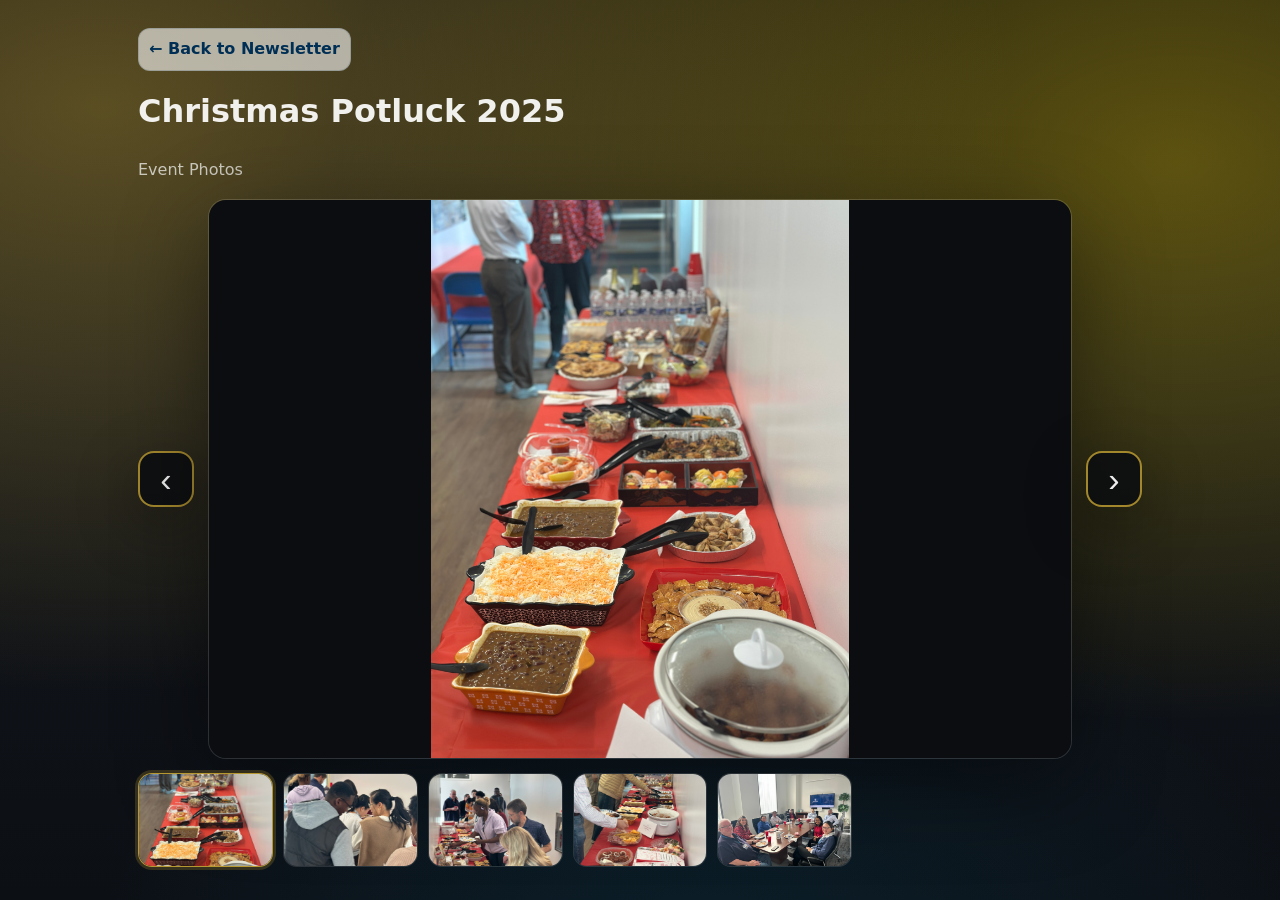
<file: christmas-potluck-2025.html>
<!doctype html>
<html lang="en">
<head>
  <meta charset="utf-8"/>
  <meta name="viewport" content="width=device-width, initial-scale=1"/>
  <title>Christmas Potluck 2025 – Photos</title>
  <link rel="stylesheet" href="style.css"/>
</head>
<body>
  <div class="wrap gallery-page" style="padding: 28px 18px;">
<a class="link" href="index.html#photos">← Back to Newsletter</a>

<h1 style="margin-top:16px;">Christmas Potluck 2025</h1>
<p class="muted">Event Photos</p>

<section class="carousel">
  <button class="nav prev" type="button" aria-label="Previous photo">‹</button>

  <div class="carousel-hero">
    <img id="heroImage"
         src="images/Christmas Potluck 2025/IMG_3876.jpeg"
         alt="Christmas Potluck 2025 featured photo">
  </div>

  <button class="nav next" type="button" aria-label="Next photo">›</button>
</section>

<section class="carousel-thumbs" aria-label="Photo thumbnails">
  <button class="thumb is-active" type="button" data-src="images/Christmas Potluck 2025/IMG_3876.jpeg">
    <img src="images/Christmas Potluck 2025/IMG_3876.jpeg" alt="Thumbnail 1">
  </button>

  <button class="thumb" type="button" data-src="images/Christmas Potluck 2025/IMG_3880.jpeg">
    <img src="images/Christmas Potluck 2025/IMG_3880.jpeg" alt="Thumbnail 2">
  </button>

  <button class="thumb" type="button" data-src="images/Christmas Potluck 2025/IMG_3885.jpeg">
    <img src="images/Christmas Potluck 2025/IMG_3885.jpeg" alt="Thumbnail 3">
  </button>

  <button class="thumb" type="button" data-src="images/Christmas Potluck 2025/IMG_3894.jpeg">
    <img src="images/Christmas Potluck 2025/IMG_3894.jpeg" alt="Thumbnail 4">
  </button>

  <button class="thumb" type="button" data-src="images/Christmas Potluck 2025/IMG_3897.jpeg">
    <img src="images/Christmas Potluck 2025/IMG_3897.jpeg" alt="Thumbnail 5">
  </button>
</section>

<script>
  const images = [
    "images/Christmas Potluck 2025/IMG_3876.jpeg",
    "images/Christmas Potluck 2025/IMG_3880.jpeg",
    "images/Christmas Potluck 2025/IMG_3885.jpeg",
    "images/Christmas Potluck 2025/IMG_3894.jpeg",
    "images/Christmas Potluck 2025/IMG_3897.jpeg"
  ];

  const hero = document.getElementById("heroImage");
  const thumbs = Array.from(document.querySelectorAll(".thumb"));
  const prevBtn = document.querySelector(".prev");
  const nextBtn = document.querySelector(".next");

  let index = 0;

  function setActive(i){
    index = (i + images.length) % images.length;  // wrap around
    hero.src = images[index];

    thumbs.forEach((t, idx) => {
      t.classList.toggle("is-active", idx === index);
    });
  }

  prevBtn.addEventListener("click", () => setActive(index - 1));
  nextBtn.addEventListener("click", () => setActive(index + 1));

  thumbs.forEach((btn, i) => {
    btn.addEventListener("click", () => setActive(i));
  });

  // optional: keyboard arrows
  document.addEventListener("keydown", (e) => {
    if (e.key === "ArrowLeft") setActive(index - 1);
    if (e.key === "ArrowRight") setActive(index + 1);
  });
</script>

  </div>
</body>
</html>
</file>
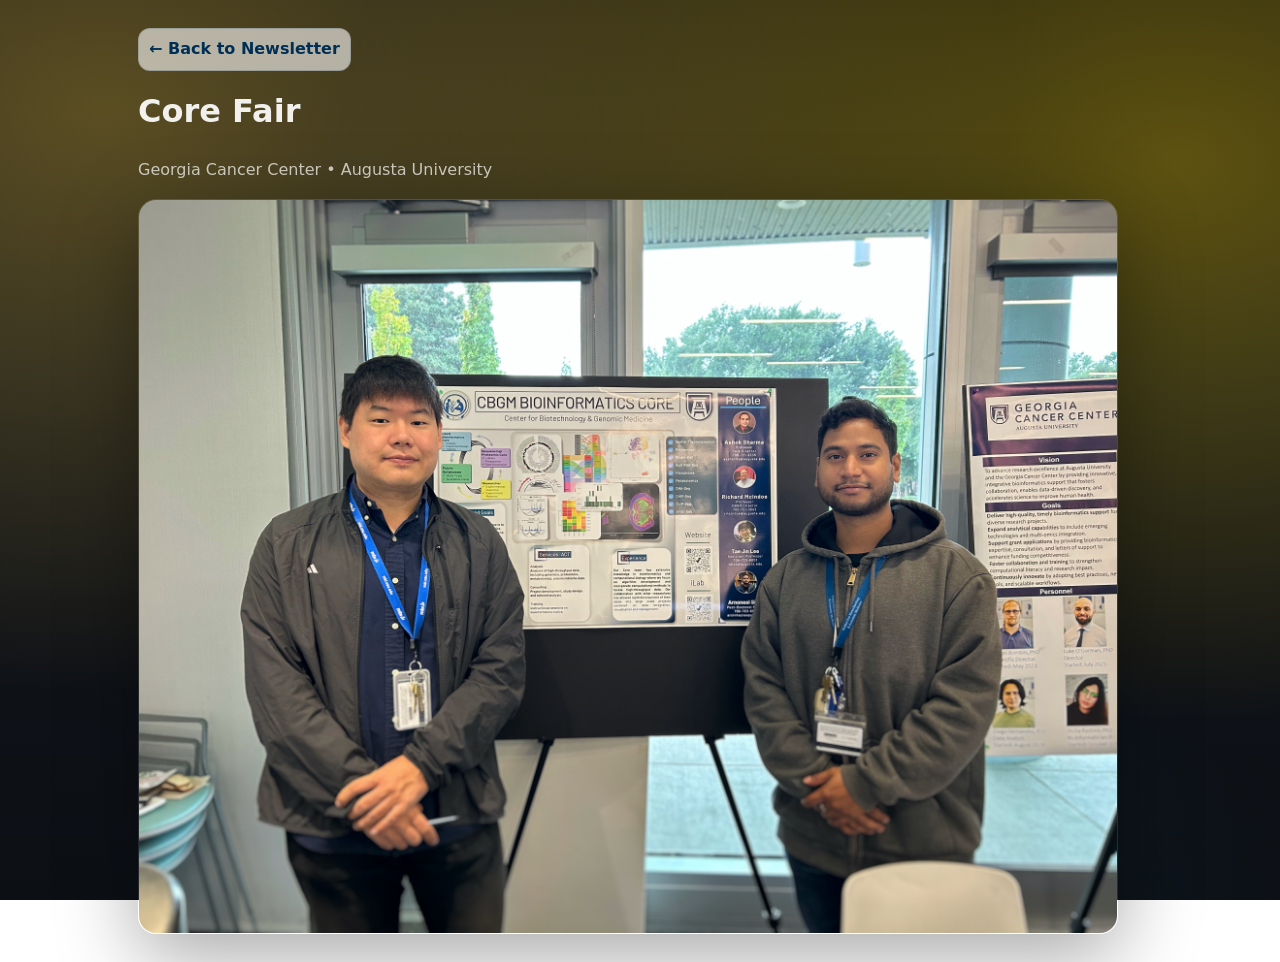
<file: core-fair-2025.html>
<!doctype html>
<html lang="en">
<head>
  <meta charset="utf-8"/>
  <meta name="viewport" content="width=device-width, initial-scale=1"/>
  <title>Core Fair – Photos</title>
  <link rel="stylesheet" href="style.css"/>
</head>
<body>
  <div class="wrap gallery-page" style="padding: 28px 18px;">
    <a class="link" href="index.html#scholarship">← Back to Newsletter</a>

    <h1 style="margin-top:16px;">Core Fair</h1>
    <p class="muted">Georgia Cancer Center • Augusta University</p>

    <div style="margin-top:16px;">
      <img
        src="images/Core Fair.jpeg"
        alt="Core Fair photo"
        style="width:100%; max-width: 980px; border-radius: 18px; border: 1px solid rgba(255,255,255,0.10); box-shadow: 0 22px 80px rgba(0,0,0,0.35); display:block;"
      />
    </div>
  </div>
</body>
</html>
</file>
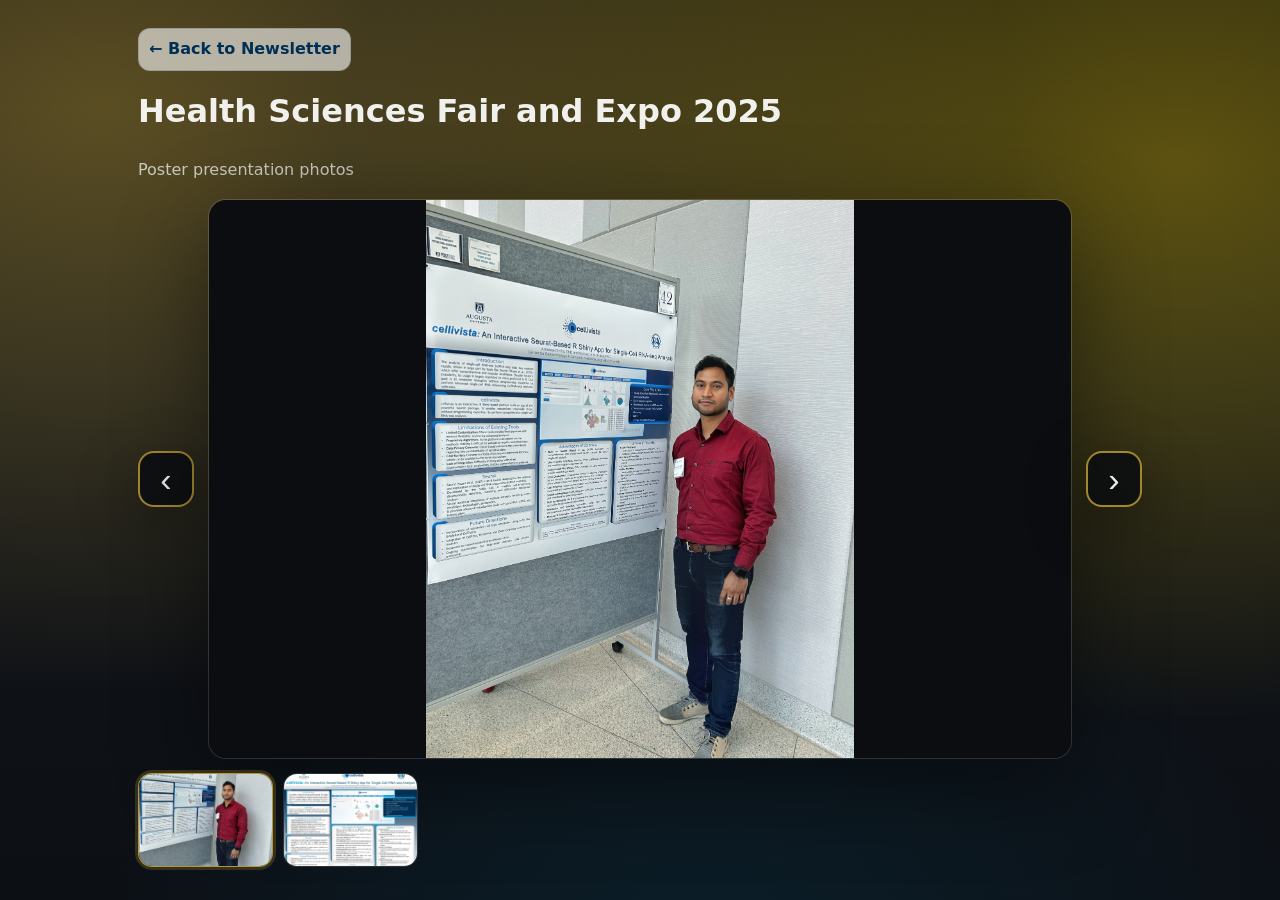
<file: health-sciences-expo-2025.html>
<!doctype html>
<html lang="en">
<head>
  <meta charset="utf-8"/>
  <meta name="viewport" content="width=device-width, initial-scale=1"/>
  <title>Health Sciences Fair and Expo 2025 – Poster Photos</title>
  <link rel="stylesheet" href="style.css"/>
</head>

<body>
  <div class="wrap gallery-page" style="padding: 28px 18px;">
    <a class="link" href="index.html#scholarship">← Back to Newsletter</a>

    <h1 style="margin-top:16px;">Health Sciences Fair and Expo 2025</h1>
    <p class="muted">Poster presentation photos</p>

    <div class="carousel">
      <button class="nav" id="prev" aria-label="Previous photo">‹</button>

      <div class="carousel-hero">
        <img id="hero" src="images/Health Sciences Fair and Expo 1.jpeg" alt="Poster photo 1">
      </div>

      <button class="nav" id="next" aria-label="Next photo">›</button>
    </div>

    <div class="carousel-thumbs" id="thumbs">
      <button class="thumb is-active" data-src="images/Health Sciences Fair and Expo 1.jpg" aria-label="Poster photo 1">
        <img src="images/Health Sciences Fair and Expo 1.jpeg" alt="Poster photo 1 thumbnail">
      </button>

      <button class="thumb" data-src="images/Health Sciences Fair and Expo 2.jpg" aria-label="Poster photo 2">
        <img src="images/Health Sciences Fair and Expo 2.jpg" alt="Poster photo 2 thumbnail">
      </button>
    </div>
  </div>

  <script>
    (function(){
      const images = [
        "images/Health Sciences Fair and Expo 1.jpeg",
        "images/Health Sciences Fair and Expo 2.jpg"
      ];

      let index = 0;
      const hero = document.getElementById("hero");
      const thumbs = Array.from(document.querySelectorAll(".thumb"));

      function setActive(i){
        index = (i + images.length) % images.length;
        hero.src = images[index];

        thumbs.forEach((t, ti) => {
          t.classList.toggle("is-active", ti === index);
        });
      }

      document.getElementById("prev").addEventListener("click", () => setActive(index - 1));
      document.getElementById("next").addEventListener("click", () => setActive(index + 1));

      thumbs.forEach((btn, ti) => {
        btn.addEventListener("click", () => setActive(ti));
      });

      // keyboard support
      window.addEventListener("keydown", (e) => {
        if(e.key === "ArrowLeft") setActive(index - 1);
        if(e.key === "ArrowRight") setActive(index + 1);
      });
    })();
  </script>
</body>
</html>
</file>
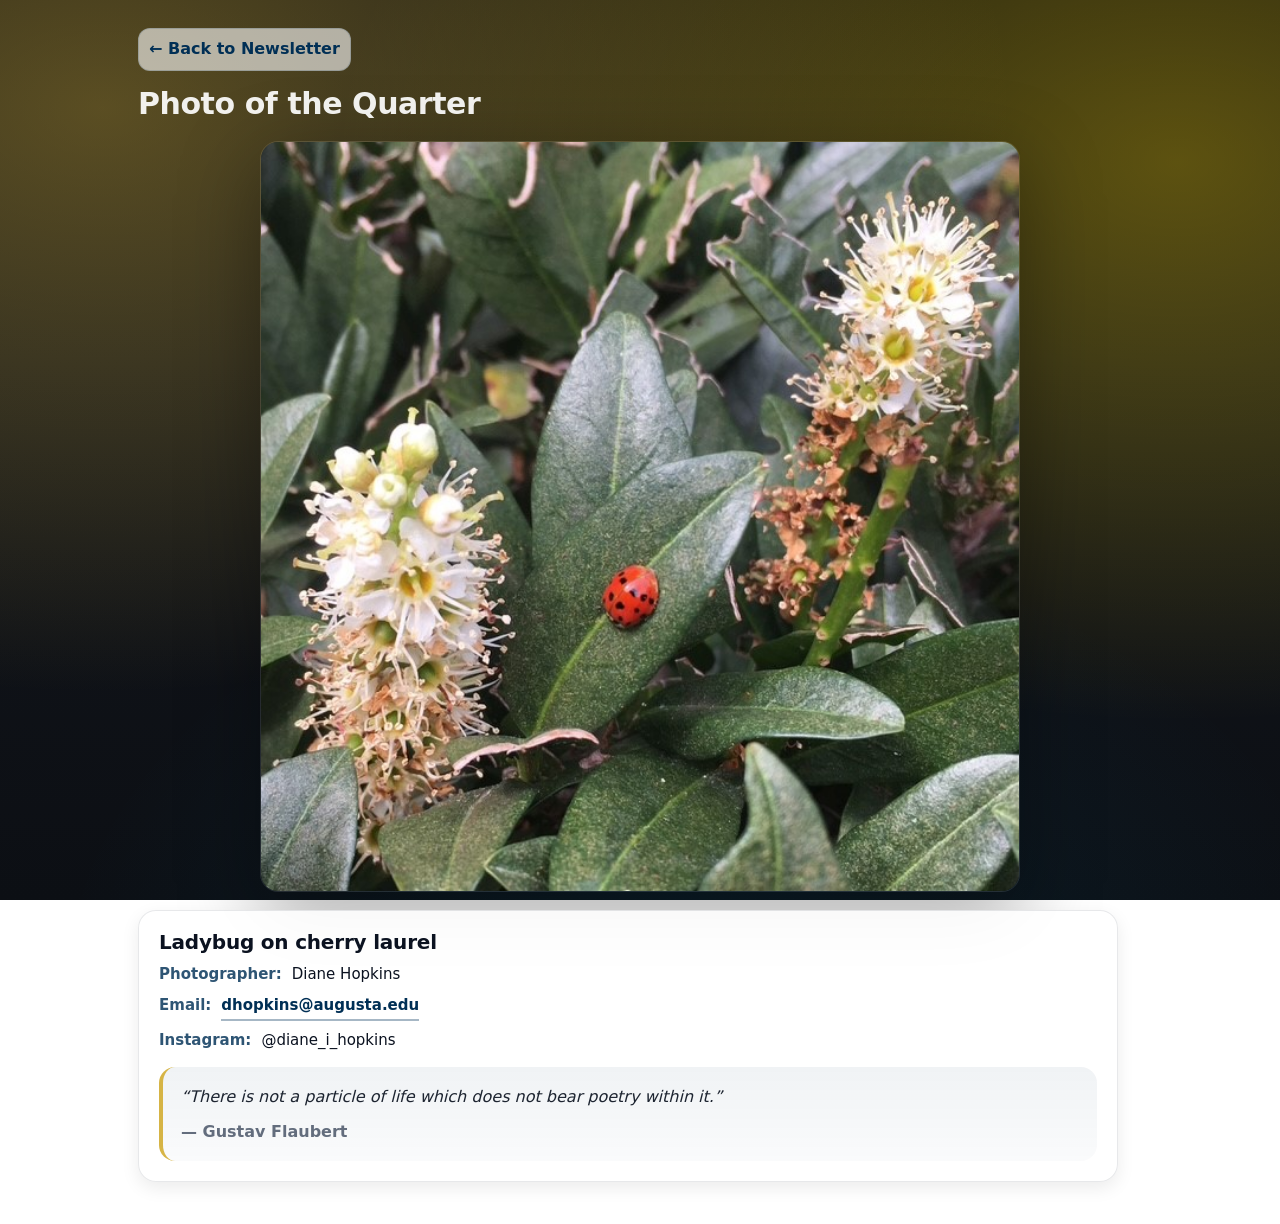
<file: photo-of-the-quarter.html>
<!doctype html>
<html lang="en">
<head>
  <meta charset="utf-8"/>
  <meta name="viewport" content="width=device-width, initial-scale=1"/>
  <title>Photo of the Quarter</title>
  <link rel="stylesheet" href="style.css"/>
  <style>
    .photo-details{
      max-width: 980px;
      margin-top: 18px;
    }

    .photo-details-grid{
      display: grid;
      gap: 14px;
      margin-top: 10px;
    }

    .photo-details-title{
      margin: 0;
      font-size: clamp(30px, 3.4vw, 40px);
      line-height: 1.1;
      letter-spacing: -0.02em;
      color: var(--text);
    }

    .photo-page-title{
      margin-top: 16px;
      font-size: clamp(24px, 2.4vw, 30px);
      line-height: 1.15;
      letter-spacing: -0.015em;
    }

    .photo-details-meta{
      display: grid;
      gap: 8px;
      margin: 0;
      color: var(--text);
      font-size: 15px;
    }

    .photo-details-meta-row{
      display: flex;
      flex-wrap: wrap;
      gap: 6px 10px;
      align-items: baseline;
    }

    .photo-details-label{
      font-weight: 800;
      color: rgba(0, 47, 85, 0.82);
    }

    .photo-details-quote{
      margin: 0;
      padding: 16px 18px;
      border-radius: 16px;
      background: linear-gradient(180deg, rgba(0, 47, 85, 0.06), rgba(0, 47, 85, 0.02));
      border-left: 4px solid rgba(212, 175, 55, 0.92);
      color: rgba(11, 18, 32, 0.92);
      font-size: 16px;
      line-height: 1.7;
    }

    .photo-details-quote em{
      font-style: italic;
    }

    .photo-details-quote cite{
      display: block;
      margin-top: 8px;
      font-style: normal;
      font-weight: 700;
      color: rgba(91, 101, 118, 0.95);
    }

    @media (min-width: 760px){
      .photo-details-grid{
        grid-template-columns: 1fr 1fr;
        align-items: start;
      }

      .photo-details-quote{
        grid-column: 1 / -1;
      }
    }
  </style>
</head>
<body>
  <div class="wrap gallery-page" style="padding: 28px 18px;">
    <a class="link" href="index.html#photos">← Back to Newsletter</a>

    <h1 class="photo-page-title">Photo of the Quarter</h1>

    <div style="margin-top:16px;">
      <img
        src="images/POTQ_Q1_2026.jpg"
        alt="Ladybug on cherry laurel"
        style="width:100%; max-width: 760px; margin: 0 auto; border-radius: 18px; border: 1px solid rgba(255,255,255,0.10); box-shadow: 0 22px 80px rgba(0,0,0,0.35); display:block;"
      />
    </div>

    <section class="card photo-details">
      <h2 class="photo-details-title">Ladybug on cherry laurel</h2>

      <div class="photo-details-grid">
        <div class="photo-details-meta" aria-label="Photo details">
          <div class="photo-details-meta-row">
            <span class="photo-details-label">Photographer:</span>
            <span>Diane Hopkins</span>
          </div>
          <div class="photo-details-meta-row">
            <span class="photo-details-label">Email:</span>
            <a class="committee-email" href="mailto:dhopkins@augusta.edu">dhopkins@augusta.edu</a>
          </div>
          <div class="photo-details-meta-row">
            <span class="photo-details-label">Instagram:</span>
            <span>@diane_i_hopkins</span>
          </div>
        </div>

        <blockquote class="photo-details-quote">
          <em>“There is not a particle of life which does not bear poetry within it.”</em>
          <cite>— Gustav Flaubert</cite>
        </blockquote>
      </div>
    </section>
  </div>
</body>
</html>
</file>
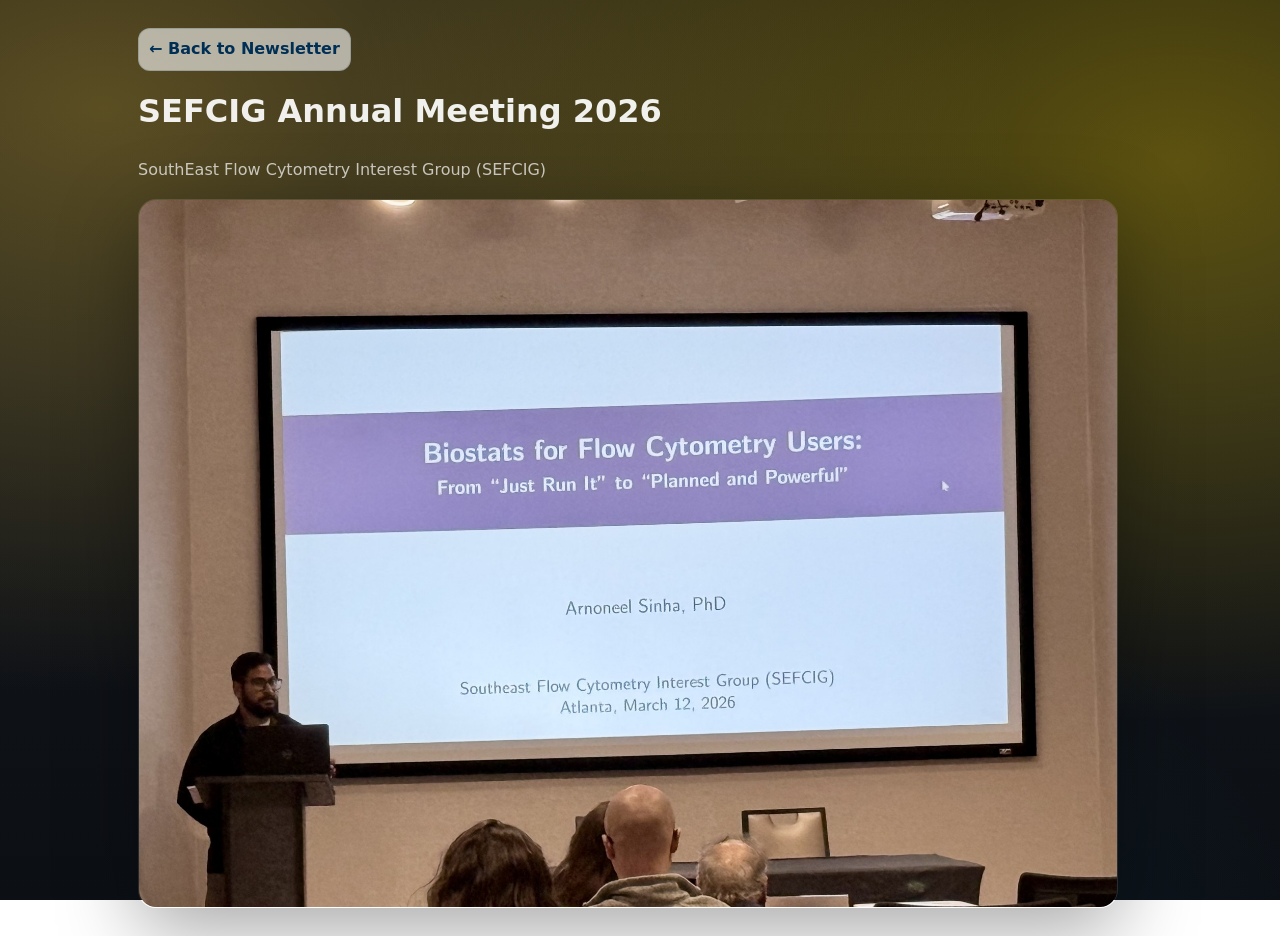
<file: sefcig-2026.html>
<!doctype html>
<html lang="en">
<head>
  <meta charset="utf-8"/>
  <meta name="viewport" content="width=device-width, initial-scale=1"/>
  <title>SEFCIG Annual Meeting 2026 – Photos</title>
  <link rel="stylesheet" href="style.css"/>
</head>
<body>
  <div class="wrap gallery-page" style="padding: 28px 18px;">
    <a class="link" href="index.html#scholarship">← Back to Newsletter</a>

    <h1 style="margin-top:16px;">SEFCIG Annual Meeting 2026</h1>
    <p class="muted">SouthEast Flow Cytometry Interest Group (SEFCIG)</p>

    <div style="margin-top:16px;">
      <img
        src="images/nsinha_sefcig2026.jpg"
        alt="SEFCIG Annual Meeting 2026 photo"
        style="width:100%; max-width: 980px; border-radius: 18px; border: 1px solid rgba(255,255,255,0.10); box-shadow: 0 22px 80px rgba(0,0,0,0.35); display:block;"
      />
    </div>
  </div>
</body>
</html>
</file>
<file: style.css>
/*
  CBGM Newsletter Stylesheet
  =========================
  Design intent:
  - Dark, premium background with subtle gold/blue glows (AU brand feel).
  - Light, glassy cards for readable content.
  - Reusable components (cards, tags, lists, buttons) to keep HTML clean.

  File structure:
  1) CSS variables (colors, radii, shadows)
  2) Base / reset
  3) Layout helpers
  4) Global components (cards, tags, links, buttons)
  5) Page sections (topbar, hero, feature blocks, events, scholarship, photos)
  6) Gallery + carousel (for “Show more” pages)
  7) Responsive rules
*/

/* -------------------------------------------------------------------------- */
/* 1) CSS VARIABLES                                                           */
/* -------------------------------------------------------------------------- */

:root{
  /* AU palette (tweak here to rebrand the whole newsletter) */
  --au-blue: #002f55;          /* Augusta Blue */
  --au-gray: #a5acaf;          /* Augusta Grey */
  --au-athletic: #00aeef;      /* Athletic Blue */
  --au-accent-blue: #64a0c8;   /* Accent Blue */
  --au-gold: #d4af37;          /* Gold accent */
  --au-green: #44d62c;         /* Accent Green */

  /* Neutrals */
  --text: #0b1220;
  --muted: #5b6576;
  --border: rgba(20, 30, 50, 0.10);

  /* Surfaces */
  --card: rgba(255, 255, 255, 0.88);
  --card-soft: rgba(255, 255, 255, 0.70);

  /* Shadows */
  --shadow-sm: 0 6px 18px rgba(0, 0, 0, 0.08);
  --shadow-md: 0 18px 60px rgba(0, 0, 0, 0.12);
  --shadow-xl: 0 24px 80px rgba(0, 0, 0, 0.25);

  /* Radii */
  --radius-lg: 18px;
  --radius-md: 14px;
  --radius-sm: 12px;

  /* Floating dock motion */
  --dock-motion-duration: 380ms;
  --dock-motion-duration-fast: 320ms;
  --dock-motion-ease: cubic-bezier(0.22, 1, 0.36, 1);
}

/* -------------------------------------------------------------------------- */
/* 2) BASE / RESET                                                            */
/* -------------------------------------------------------------------------- */

*{ box-sizing: border-box; }

html{ scroll-behavior: smooth; }

body{
  margin: 0;
  font-family: Inter, ui-sans-serif, system-ui, -apple-system, "Segoe UI", Roboto, Helvetica, Arial,
    "Apple Color Emoji", "Segoe UI Emoji";
  line-height: 1.55;
  color: var(--text);

  /* Brand background: dark base + subtle glows */
  background:
    radial-gradient(1400px 900px at 8% 12%, rgba(212, 175, 55, 0.38), rgba(212, 175, 55, 0.18) 35%, transparent 65%),
    radial-gradient(1200px 800px at 92% 18%, rgba(255, 215, 0, 0.32), rgba(255, 215, 0, 0.14) 40%, transparent 70%),
    radial-gradient(1000px 700px at 55% 110%, rgba(0, 174, 239, 0.10), transparent 65%),
    linear-gradient(180deg, #0f1114 0%, #12151b 40%, #0c0f14 100%);

  /* Keeps background “fixed” while cards scroll (nice premium feel) */
  background-attachment: fixed;
}

img{ max-width: 100%; height: auto; }

/* Make anchor jumps stop below the sticky topbar */
section[id]{ scroll-margin-top: 130px; }

/* -------------------------------------------------------------------------- */
/* 3) LAYOUT HELPERS                                                          */
/* -------------------------------------------------------------------------- */

.wrap{
  max-width: 1040px;
  margin: 0 auto;
  padding: 0 18px;
}

.content{ padding: 8px 18px 40px; }

.grid{ display: grid; gap: 14px; }
.grid.two{ grid-template-columns: 1fr 1fr; }

.mt{ margin-top: 12px; }

.muted{ color: var(--muted); }

/* -------------------------------------------------------------------------- */
/* 4) GLOBAL COMPONENTS                                                       */
/* -------------------------------------------------------------------------- */

/* Card shell used across sections */
.card{
  background: var(--card);
  border: 1px solid var(--border);
  border-radius: var(--radius-lg);
  box-shadow: var(--shadow-sm);
  padding: 20px;
  margin: 14px 0;
}

.card-head{
  display: flex;
  align-items: center;
  justify-content: space-between;
  gap: 10px;
  margin-bottom: 10px;
}

.card h2{
  margin: 0;
  font-size: 20px;
  letter-spacing: -0.01em;
}

/* Small “badge” (used for section labels) */
.tag{
  font-size: 12px;
  font-weight: 800;
  padding: 7px 10px;
  border-radius: 999px;
  border: 1px solid rgba(0, 47, 85, 0.18);
  background: rgba(0, 47, 85, 0.06);
  color: rgba(0, 47, 85, 0.92);
  white-space: nowrap;
}

.tag-green{
  border-color: rgba(68, 214, 44, 0.35);
  background: rgba(68, 214, 44, 0.12);
  color: #0f3b10;
}

/* Primary link style used for buttons/CTA links */
.link{
  display: inline-flex;
  align-items: center;
  justify-content: center;
  text-decoration: none;
  font-weight: 800;
  color: var(--au-blue);
  padding: 8px 10px;
  border-radius: 12px;
  border: 1px solid rgba(0, 47, 85, 0.16);
  background: rgba(255, 255, 255, 0.60);
}

.link:hover{ border-color: rgba(0, 47, 85, 0.28); }

/* Gradient “primary” button (used rarely; keeping for future CTAs) */
.button{
  display: inline-flex;
  align-items: center;
  justify-content: center;
  margin-top: 12px;
  padding: 10px 12px;
  border-radius: 12px;
  text-decoration: none;
  font-weight: 800;
  color: #fff;
  background: linear-gradient(135deg, var(--au-blue), rgba(0, 174, 239, 0.92));
  box-shadow: 0 14px 40px rgba(0, 47, 85, 0.18);
  transition: transform 0.15s ease, filter 0.15s ease;
}

.button:hover{ transform: translateY(-1px); filter: brightness(1.02); }

/* “Branded underline” link (faculty names, CBGM, etc.) */
.cbgm-link{
  font-weight: 800;
  color: rgb(0, 51, 89);
  text-decoration: none;
  border-bottom: 2px solid rgba(0, 51, 89, 0.30);
  padding-bottom: 1px;
}

.cbgm-link:hover{ border-bottom-color: rgba(0, 51, 89, 0.85); }

/* Smaller, less prominent share URL styling */
.share-link{ font-size: 12px; font-weight: 700; }

/* -------------------------------------------------------------------------- */
/* 5) TOPBAR                                                                  */
/* -------------------------------------------------------------------------- */

.topbar{
  position: sticky;
  top: 0;
  z-index: 40;

  /* Glassy, dark header with gold accent */
  background: linear-gradient(180deg, rgb(255, 194, 11), rgb(0, 0, 0));
  backdrop-filter: blur(10px);
  border-bottom: 5px solid rgb(255, 194, 11);
}

.topbar-inner{
  display: flex;
  align-items: center;
  justify-content: space-between;
  padding: 14px 0;
  gap: 14px;
}

.brand{
  display: flex;
  align-items: center;
  gap: 12px;
  min-width: 240px;
}

.logo{
  width: 96px;
  height: 96px;
  object-fit: contain;
}

.brand-text{ display: flex; flex-direction: column; }

.brand-org{
  font-size: 22px;
  font-weight: 700;
  letter-spacing: 0.01em;
  color: rgba(255, 255, 255, 0.92);
}

.brand-unit{
  font-size: 20px;
  color: rgba(255, 255, 255, 0.72);
}

.topbar-meta{
  display: flex;
  align-items: center;
  gap: 10px;
  flex-wrap: wrap;
  justify-content: flex-end;
  color: rgba(255, 255, 255, 0.85);
}

.pill{
  font-weight: 800;
  font-size: 12px;
  letter-spacing: 0.06em;
  text-transform: uppercase;
  padding: 10px 14px;
  border-radius: 999px;

  background: linear-gradient(180deg, #0c0e12, #0a0c10);
  border: 2.5px solid rgba(212, 175, 55, 0.85);
  color: #f5f6f7;
  box-shadow:
    inset 0 0 0 1px rgba(255, 255, 255, 0.04),
    0 10px 26px rgba(0, 0, 0, 0.45);
}

.date{
  font-weight: 800;
  color: rgb(245, 219, 135);
  text-shadow: 0 1px 10px rgba(0, 0, 0, 0.35);
}

/* -------------------------------------------------------------------------- */
/* 6) HERO                                                                    */
/* -------------------------------------------------------------------------- */

.hero{ padding: 28px 0 18px; }

.hero-inner{
  display: grid;
  grid-template-columns: 1.6fr 0.8fr;
  gap: 16px;
  align-items: stretch;
}

.hero-card{
  background: #ececec;
  border: 3.5px solid rgba(0, 0, 0, 0.08);
  box-shadow: var(--shadow-xl);
  border-radius: var(--radius-lg);
  padding: 24px;
  position: relative;
  overflow: hidden;
}

.hero-kicker{
  display: inline-flex;
  align-items: center;
  gap: 8px;
  font-weight: 800;
  letter-spacing: 0.12em;
  font-size: 22px;
  color: rgba(0, 47, 85, 0.88);
  text-transform: uppercase;
}

.hero-title{
  margin: 10px 0 6px;
  font-size: clamp(36px, 4vw, 52px);
  line-height: 1.05;
  letter-spacing: -0.02em;
}

.hero-subtitle{ margin: 0; color: var(--muted); max-width: 62ch; }

/* Table-of-contents “chips” */
.toc{
  display: flex;
  flex-wrap: wrap;
  gap: 10px;
  margin-top: 18px;
}

.chip{
  display: inline-flex;
  align-items: center;
  padding: 10px 12px;
  border-radius: 999px;
  border: 1px solid var(--border);
  background: rgba(255, 255, 255, 0.65);
  text-decoration: none;
  color: var(--text);
  font-weight: 700;
  font-size: 13px;
  transition: transform 0.15s ease, box-shadow 0.15s ease, border-color 0.15s ease;
}

.chip:hover{
  transform: translateY(-1px);
  box-shadow: var(--shadow-sm);
  border-color: rgba(0, 47, 85, 0.22);
}

/* Right-side hero stats */
.hero-side{ display: flex; flex-direction: column; gap: 12px; }

.stat{
  background: rgba(255, 255, 255, 0.72);
  border: 1px solid var(--border);
  border-radius: var(--radius-lg);
  box-shadow: var(--shadow-sm);
  padding: 16px;
}

.stat-label{ font-size: 12px; color: var(--muted); font-weight: 700; }
.stat-value{ font-size: 16px; font-weight: 800; margin-top: 6px; }

/* Ensure CBGM links read well on the hero’s lighter background */
.hero-card .cbgm-link,
.stat-value .cbgm-link{ color: var(--au-blue); }

/* -------------------------------------------------------------------------- */
/* 7) FEATURE BLOCKS (Spotlight / Chair’s note)                               */
/* -------------------------------------------------------------------------- */

.feature{
  display: flex;
  gap: 12px;
  align-items: center;
  padding: 14px;
  border-radius: var(--radius-md);
  border: 1px solid var(--border);
  background: rgba(255, 255, 255, 0.65);
}

/* Variants */
.feature.vertical{ flex-direction: column; align-items: stretch; gap: 14px; }
.feature.horizontal{ align-items: flex-start; gap: 18px; }

.spotlight-image{
  width: 100%;
  max-height: 260px;
  object-fit: cover;
  border-radius: 14px;
  border: 1px solid rgba(0, 0, 0, 0.12);
  box-shadow: 0 12px 36px rgba(0, 0, 0, 0.18);
}

/* Chair headshot uses fixed sizing on desktop */
.chair-image{
  width: 160px;
  height: 160px;
  object-fit: cover;
  border-radius: 14px;
  flex-shrink: 0;
}

.feature-text{ padding-top: 4px; }

.feature-text .muted {
  font-size: 1.05rem;   /* readable but secondary */
  line-height: 1.6;
}

.feature-title {
  font-size: 1.35rem;   /* larger, clear hierarchy */
  font-weight: 700;
  line-height: 1.3;
  margin-bottom: 6px;
}

/* Chair's Note: local refinements only */
#chairs-note{
  padding-top: 24px;
  padding-bottom: 24px;
}

#chairs-note .card-head{
  margin-bottom: 14px;
}

#chairs-note .chairs-byline{
  margin: 0 0 18px;
}

#chairs-note .feature{
  gap: 22px;
  align-items: flex-start;
  padding: 18px;
  border-radius: 20px;
  border-color: rgba(20, 30, 50, 0.07);
  background: rgba(255, 255, 255, 0.72);
  box-shadow: 0 10px 28px rgba(0, 0, 0, 0.07);
}

#chairs-note .chair-image{
  margin-top: 2px;
  border-radius: 16px;
  border-color: rgba(0, 0, 0, 0.08);
}

#chairs-note .feature-text{
  padding-top: 2px;
}

#chairs-note .feature-title{
  margin-bottom: 10px;
}

#chairs-note .feature-text p{
  margin: 0;
  line-height: 1.72;
}

#chairs-note .feature-text p + p{
  margin-top: 14px;
}

/* -------------------------------------------------------------------------- */
/* 8) LISTS (Events, Grants, etc.)                                            */
/* -------------------------------------------------------------------------- */

.list{ display: flex; flex-direction: column; gap: 10px; }

.list-item{
  display: grid;
  grid-template-columns: 88px 1fr auto;
  gap: 12px;
  align-items: center;
  padding: 12px;
  border-radius: var(--radius-md);
  border: 1px solid var(--border);
  background: rgba(255, 255, 255, 0.65);
}

.when{ font-weight: 900; color: rgba(0, 47, 85, 0.92); }
.title{ font-weight: 900; }

/* Event action buttons (Details + Add to calendar) */
.event-actions{
  display: inline-flex;
  gap: 10px;
  justify-content: flex-end;
  align-items: center;
  flex-wrap: wrap;
}

/* Make <summary> look like a .link button */
.event-details summary.link{
  cursor: pointer;
  list-style: none;
}

.event-details summary.link::-webkit-details-marker{ display: none; }

/* Details dropdown panel */
.event-details{ position: relative; }

.event-body{
  margin-top: 12px;
  padding: 14px;
  border-radius: 14px;
  border: 1px solid rgba(0, 0, 0, 0.10);
  background: rgba(255, 255, 255, 0.90);

  /* Pop over the card nicely on desktop */
  position: absolute;
  right: 0;
  top: 42px;
  z-index: 10;
  min-width: min(520px, 80vw);
  box-shadow: 0 26px 90px rgba(0, 0, 0, 0.30);
}

.event-title{ font-weight: 700; margin-top: 6px; }
.event-meta,
.event-talk,
.event-links,
.speaker{ margin-top: 10px; }

.speaker-name{ font-weight: 800; margin-bottom: 4px; }
.event-url{ word-break: break-word; }

/* Publication DOI link */
.pub-link{
  margin-left: 6px;
  font-weight: 700;
  font-size: 13px;
  text-decoration: none;
  color: var(--au-blue);
}

.pub-link:hover{ text-decoration: underline; }

/* -------------------------------------------------------------------------- */
/* 9) SCHOLARSHIP & ACHIEVEMENTS                                              */
/* -------------------------------------------------------------------------- */

.scholarship-list{ display: flex; flex-direction: column; gap: 14px; }

.scholarship-item{
  display: flex;
  gap: 16px;
  align-items: flex-start;
  justify-content: space-between;
  padding: 16px;
  border-radius: 14px;
  border: 1px solid rgba(0, 0, 0, 0.08);
  background: var(--card-soft);
  box-shadow: 0 8px 26px rgba(0, 0, 0, 0.08);
}

.scholarship-text{ flex: 1; line-height: 1.55; }

.scholarship-item.has-action{ align-items: center; }

/* Right-side action button used in scholarship + photos tiles */
.achievement-btn,
.photo-btn{
  flex-shrink: 0;
  display: inline-flex;
  align-items: center;
  justify-content: center;
  padding: 9px 12px;
  border-radius: 12px;
  text-decoration: none;
  font-weight: 800;
  font-size: 13px;

  background: #0b0d10;
  color: rgba(255, 255, 255, 0.92);
  border: 2px solid rgba(212, 175, 55, 0.85);
}

.achievement-btn:hover,
.photo-btn:hover{ filter: brightness(1.06); }

/* Personal achievements “boxed” style */
.achievement-box{
  display: flex;
  align-items: center;
  padding: 16px 18px;
  border-radius: var(--radius-md);
  border: 1px solid var(--border);
  background: rgba(255, 255, 255, 0.75);
  box-shadow: var(--shadow-sm);
}

/* Space between achievement boxes */
.achievement-box + .achievement-box{
  margin-top: 14px;
}

.achievement-text{ font-size: 14.5px; line-height: 1.55; }

/* -------------------------------------------------------------------------- */
/* 10) PHOTOS SECTION                                                         */
/* -------------------------------------------------------------------------- */

.photo-grid{
  display: grid;
  grid-template-columns: repeat(3, 1fr);
  gap: 14px;
}

.photo-tile{
  border-radius: var(--radius-lg);
  overflow: hidden;
  border: 1px solid rgba(255, 255, 255, 0.08);
  background: var(--au-blue);
  box-shadow: 0 18px 60px rgba(0, 0, 0, 0.25);
}

.photo-thumb{ height: 170px; background: rgba(255, 255, 255, 0.05); }

.photo-thumb img{
  width: 100%;
  height: 100%;
  object-fit: cover;
  display: block;
}

.placeholder-thumb{ display: flex; align-items: center; justify-content: center; }
.placeholder-text{ color: rgba(255, 255, 255, 0.70); font-weight: 700; }

.photo-info{ padding: 14px; color: rgba(255, 255, 255, 0.92); }
.photo-title{ font-weight: 800; font-size: 16px; }
.photo-subtitle{ margin-top: 4px; color: rgba(255, 255, 255, 0.70); font-size: 13px; }

.photo-info-featured .photo-title{
  font-size: 17px;
  line-height: 1.25;
}

.photo-info-featured .photo-subtitle{
  margin-top: 5px;
  display: grid;
  gap: 2px;
}

.photo-info-featured .photo-subtitle-main{
  font-size: 13.5px;
  font-weight: 700;
  color: rgba(255, 255, 255, 0.88);
  line-height: 1.25;
}

.photo-info-featured .photo-subtitle-byline{
  font-size: 12.5px;
  font-weight: 500;
  color: rgba(255, 255, 255, 0.68);
  line-height: 1.25;
}

/* -------------------------------------------------------------------------- */
/* 11) GALLERY PAGES + CAROUSEL (Show more pages)                             */
/* -------------------------------------------------------------------------- */

/* Improve text contrast on dark background for gallery pages */
.gallery-page h1,
.gallery-page p,
.gallery-page .muted{ color: rgba(255, 255, 255, 0.92); }

.gallery-page .muted{ color: rgba(255, 255, 255, 0.70); }

/* Fancy carousel gallery (hero + arrows + thumbnails) */
.carousel{
  margin-top: 16px;
  display: grid;
  grid-template-columns: 56px 1fr 56px;
  gap: 14px;
  align-items: center;
}

.carousel-hero{
  border-radius: 18px;
  overflow: hidden;
  border: 1px solid rgba(255, 255, 255, 0.10);
  box-shadow: 0 26px 90px rgba(0, 0, 0, 0.45);
  background: rgba(255, 255, 255, 0.03);
}

.carousel-hero img{
  width: 100%;
  height: min(560px, 62vh);
  object-fit: contain;
  background: #0b0d10;
  display: block;
}

.nav{
  height: 56px;
  width: 56px;
  border-radius: 16px;
  cursor: pointer;
  border: 2px solid rgba(212, 175, 55, 0.75);
  background: rgba(10, 12, 16, 0.85);
  color: rgba(255, 255, 255, 0.92);
  font-size: 34px;
  line-height: 0;
  display: grid;
  place-items: center;
  box-shadow: 0 18px 60px rgba(0, 0, 0, 0.40);
  transition: transform 0.15s ease, filter 0.15s ease;
}

.nav:hover{ transform: translateY(-1px); filter: brightness(1.06); }
.nav:active{ transform: translateY(0); }

.carousel-thumbs{
  margin-top: 14px;
  display: grid;
  grid-template-columns: repeat(7, 1fr);
  gap: 10px;
}

.thumb{
  padding: 0;
  border: 1px solid rgba(255, 255, 255, 0.10);
  background: rgba(255, 255, 255, 0.03);
  border-radius: 14px;
  overflow: hidden;
  cursor: pointer;
  transition: transform 0.15s ease, filter 0.15s ease, border-color 0.15s ease;
}

.thumb img{ width: 100%; height: 92px; object-fit: cover; display: block; }

.thumb:hover{ transform: translateY(-1px); filter: brightness(1.06); }

.thumb.is-active{
  border-color: rgba(212, 175, 55, 0.85);
  box-shadow: 0 0 0 3px rgba(212, 175, 55, 0.20);
}

.thumb:focus{ outline: 2px solid rgba(212, 175, 55, 0.85); outline-offset: 3px; }

/* ===== Committee Directory Layout ===== */

.committee-directory{
  display: grid;
  grid-template-columns: repeat(2, 1fr);
  gap: 18px;
  margin-top: 14px;
  align-items: start; 
}

.committee-card{
  display: grid;
  grid-template-columns: 140px 1fr;
  gap: 10px;
  align-items: start; /* prevents row stretching to align bottom */
  padding: 18px;
  border-radius: var(--radius-lg);
  border: 1px solid var(--border);
  background: rgba(255, 255, 255, 0.85);
  box-shadow: var(--shadow-sm);

  transition: transform 0.25s ease, box-shadow 0.25s ease;
}

.committee-card:hover{
  transform: scale(1.03);
  box-shadow: 0 20px 60px rgba(0, 0, 0, 0.18);
  z-index: 2;
}

.committee-card img{
  width: 140px;
  height: 160px;
  object-fit: cover;
  border-radius: 14px;
  border: 1px solid rgba(0,0,0,0.12);
}

/* Right side */
.committee-info{
  display: flex;
  flex-direction: column;
  gap: 6px;
}

.committee-name{
  font-size: 20px;
  font-weight: 800;
  color: var(--au-blue);
}

.committee-role{
  font-weight: 600;
  color: #222;
}

/* Email */
.committee-email{
  display: inline-block;
  width: fit-content;          /* prevents stretching */
  font-weight: 700;
  text-decoration: none;
  color: var(--au-blue);
  border-bottom: 2px solid rgba(0, 51, 89, 0.35);
  padding-bottom: 2px;
}

.committee-email:hover{
  border-bottom-color: rgba(0, 51, 89, 0.85);
}

/* Quote spans full width */
.committee-quote{
  grid-column: 1 / -1;
  margin-top: 12px;
  padding-top: 12px;

  font-size: 13px;
  font-style: italic;
  color: rgba(0, 47, 85, 0.75);
  line-height: 1.4;

  border-top: 3px solid rgba(212, 175, 55, 0.7);
  padding-left: 4px;
}


/* -------------------------------------------------------------------------- */
/* 12) FOOTER                                                                 */
/* -------------------------------------------------------------------------- */

.footer{ padding: 26px 0 18px; text-align: center; }

/* -------------------------------------------------------------------------- */
/* 13) RESPONSIVE RULES                                                       */
/* -------------------------------------------------------------------------- */

@media (max-width: 900px){
  .photo-grid{ grid-template-columns: 1fr; }
  .photo-thumb{ height: 200px; }

  .carousel{ grid-template-columns: 44px 1fr 44px; gap: 10px; }
  .nav{ width: 44px; height: 44px; border-radius: 14px; font-size: 28px; }
  .carousel-hero img{ height: 44vh; }
  .carousel-thumbs{ grid-template-columns: repeat(4, 1fr); }
  .thumb img{ height: 86px; }
}

@media (max-width: 700px){
  .grid.two{ grid-template-columns: 1fr; }

  .feature.horizontal{ flex-direction: column; }
  .chair-image{ width: 100%; max-height: 240px; height: auto; }

  .scholarship-item{ flex-direction: column; align-items: flex-start; }

  /* On small screens, show the event details panel inline instead of floating */
  .event-body{
    position: static;
    min-width: auto;
    box-shadow: none;
  }
}


/* ========================================================================== */
/*  WEATHER & FEEDBACK FLOATERS (Floating, bottom-right)                      */
/* ========================================================================== */

.weather-card,
.rating-card{
  border-radius: 18px;
  padding: 16px 16px 14px;
  color: rgba(255,255,255,0.92);
  border: 2px solid rgba(212, 175, 55, 0.80);
  box-shadow: 0 26px 90px rgba(0,0,0,0.45);
}

.weather-card{
  position: relative;
  background:
    radial-gradient(120px 90px at 18% 22%, rgba(212,175,55,0.28), transparent 70%),
    radial-gradient(180px 140px at 88% 18%, rgba(0,174,239,0.18), transparent 70%),
    linear-gradient(180deg, rgba(10,12,16,0.92), rgba(10,12,16,0.72));
}

.weather-top,
.rating-top{
  display:flex;
  align-items:flex-start;
  justify-content:space-between;
  gap: 12px;
  margin-bottom: 10px;
}

.weather-kicker,
.rating-kicker{
  font-size: 11px;
  letter-spacing: 0.14em;
  text-transform: uppercase;
  font-weight: 900;
  color: rgba(245, 219, 135, 0.95);
}

.weather-city{
  font-weight: 900;
  font-size: 16px;
  letter-spacing: -0.01em;
}

.weather-badge,
.rating-badge{
  font-size: 11px;
  font-weight: 900;
  letter-spacing: 0.08em;
  padding: 6px 10px;
  border-radius: 999px;
  border: 1px solid rgba(255,255,255,0.14);
  background: rgba(0,0,0,0.35);
}

.weather-badge{
  color: rgba(255,255,255,0.92);
}

.weather-main{
  display:flex;
  align-items:center;
  gap: 12px;
  padding: 12px;
  border-radius: 16px;
  border: 1px solid rgba(255,255,255,0.12);
  background: rgba(255,255,255,0.06);
  margin-bottom: 12px;
}

.weather-icon{
  width: 56px;
  height: 56px;
  display:grid;
  place-items:center;
  border-radius: 16px;
  border: 1px solid rgba(255,255,255,0.10);
  background: rgba(0,0,0,0.25);
  font-size: 30px;
}

.weather-tempValue{
  font-size: 30px;
  font-weight: 950;
  line-height: 1;
}

.weather-desc{
  margin-top: 3px;
  font-size: 13px;
  color: rgba(255,255,255,0.72);
  font-weight: 700;
}

.weather-meta{
  display:grid;
  grid-template-columns: 1fr 1fr;
  gap: 10px;
  padding: 10px 12px;
  border-radius: 16px;
  border: 1px solid rgba(255,255,255,0.12);
  background: rgba(255,255,255,0.05);
}

.wxRow{
  display:flex;
  align-items:center;
  justify-content:space-between;
  gap: 10px;
  font-size: 12px;
  color: rgba(255,255,255,0.72);
}

.wxRow strong{
  color: rgba(255,255,255,0.92);
  font-weight: 900;
}

.weather-foot{
  margin-top: 12px;
  display:flex;
  align-items:center;
  justify-content:space-between;
  gap: 10px;
}

.wxUpdated{
  font-size: 11px;
  color: rgba(255,255,255,0.65);
  font-weight: 700;
}

.wxRefresh,
.rating-send{
  cursor: pointer;
  font-weight: 900;
  font-size: 12px;
  padding: 8px 10px;
  border-radius: 12px;
  color: rgba(255,255,255,0.92);
  border: 1px solid rgba(212,175,55,0.70);
  background: rgba(0,0,0,0.35);
}

.wxRefresh:hover,
.rating-send:hover{ filter: brightness(1.06); }

/* ========================================================================== */
/*  RATING WIDGET (Floating, bottom-right)                                    */
/* ========================================================================== */

.rating-card{
  background:
    radial-gradient(120px 90px at 18% 22%, rgba(212,175,55,0.22), transparent 70%),
    radial-gradient(180px 140px at 88% 18%, rgba(0,174,239,0.14), transparent 70%),
    linear-gradient(180deg, rgba(10,12,16,0.92), rgba(10,12,16,0.72));
}

.rating-title{
  font-weight: 900;
  font-size: 16px;
  letter-spacing: -0.01em;
}

.rating-badge{
  color: rgba(255,255,255,0.70);
  visibility: hidden; /* becomes visible when saved */
}

.stars{
  display:flex;
  gap: 8px;
  padding: 10px 12px;
  border-radius: 16px;
  border: 1px solid rgba(255,255,255,0.12);
  background: rgba(255,255,255,0.06);
  margin-bottom: 8px;
}

.star{
  appearance: none;
  background: transparent;
  border: 0;
  padding: 0;
  cursor: pointer;
  font-size: 24px;
  line-height: 1;
  color: rgba(255,255,255,0.28); /* grey */
  transform: scale(1);
  transition: transform 140ms ease, color 140ms ease, filter 140ms ease;
}

.star.is-on{
  color: rgba(212, 175, 55, 0.98); /* gold */
  filter: drop-shadow(0 6px 10px rgba(212,175,55,0.25));
}

.star.is-hover{
  transform: scale(1.18);
}

.rating-label{
  display:block;
  font-size: 12px;
  font-weight: 800;
  color: rgba(255,255,255,0.80);
  margin: 0 2px 6px;
}

.rating-comment{
  width: 100%;
  resize: vertical;
  min-height: 70px;
  border-radius: 14px;
  padding: 10px 10px;
  border: 1px solid rgba(255,255,255,0.14);
  background: rgba(0,0,0,0.25);
  color: rgba(255,255,255,0.92);
  outline: none;
}

.rating-comment::placeholder{
  color: rgba(255,255,255,0.45);
}

.rating-actions{
  margin-top: 10px;
  display:flex;
  align-items:center;
  justify-content:space-between;
  gap: 10px;
}

.rating-updated{
  font-size: 11px;
  color: rgba(255,255,255,0.65);
  font-weight: 700;
}

/* ========================================================================== */
/*  BACK TO TOP BUTTON                                                        */
/* ========================================================================== */

.back-to-top{
  position: fixed;
  left: 22px;

  /* Place it above the bottom-right rating widget.
     If you change widget size, adjust this value. */
  bottom: 360px;

  z-index: 36; /* slightly above widgets (35) */
  width: 44px;
  height: 44px;
  border-radius: 14px;

  display: grid;
  place-items: center;

  border: 1px solid rgba(212,175,55,0.70);
  background: rgba(0,0,0,0.38);
  color: rgba(255,255,255,0.92);

  box-shadow: 0 18px 60px rgba(0,0,0,0.35);
  backdrop-filter: blur(10px);

  cursor: pointer;

  opacity: 0;
  pointer-events: none;
  transform: translateY(8px);
  transition: opacity 160ms ease, transform 160ms ease, filter 160ms ease;
}

.back-to-top.is-visible{
  opacity: 1;
  pointer-events: auto;
  transform: translateY(0);
}

.back-to-top:hover{
  filter: brightness(1.07);
  transform: translateY(-1px);
}

.back-to-top:active{
  transform: translateY(0);
}

/* ========================================================================== */
/*  MICRO-INTERACTIONS (subtle polish, low distraction)                        */
/* ========================================================================== */

/* Smooth transitions on common interactive elements */
.card,
.link,
.chip,
.button{
  transition: transform 160ms ease, box-shadow 160ms ease, filter 160ms ease, border-color 160ms ease;
}

/* Card hover: very subtle lift */
.card:hover{
  transform: translateY(-2px);
  box-shadow: 0 18px 60px rgba(0,0,0,0.18);
}

/* Links/CTAs: subtle lift + clarity */
.link:hover{
  transform: translateY(-1px);
  filter: brightness(1.02);
}

/* Make chips feel “clickable” without being loud */
.chip:hover{
  transform: translateY(-1px);
}

/* Soft press-down interaction */
.link:active,
.button:active,
.chip:active{
  transform: translateY(0px);
}

/* Better keyboard focus (accessibility) */
.link:focus-visible,
.button:focus-visible,
.chip:focus-visible,
.back-to-top:focus-visible{
  outline: 2px solid rgba(212,175,55,0.85);
  outline-offset: 3px;
}

/* Respect reduced motion preferences */
@media (prefers-reduced-motion: reduce){
  .card, .link, .chip, .button, .back-to-top{
    transition: none !important;
  }
  .card:hover, .link:hover, .chip:hover, .button:hover, .back-to-top:hover{
    transform: none !important;
  }
}

/* -------------------------------------------------------------------------- */
/*  Condensed floating dock override                                          */
/* -------------------------------------------------------------------------- */

.float-widget{
  position: fixed;
  right: 22px;
  bottom: 22px;
  z-index: 35;
  width: 300px;
  display: flex;
  flex-direction: column;
  gap: 12px;
  transform-origin: bottom right;
  will-change: transform, opacity, width;
  transition:
    width var(--dock-motion-duration) var(--dock-motion-ease),
    transform var(--dock-motion-duration) var(--dock-motion-ease),
    opacity var(--dock-motion-duration-fast) var(--dock-motion-ease);
}

.weather-float,
.rating-float{
  position: relative;
  top: auto;
  right: auto;
  bottom: auto;
  left: auto;
  width: 100%;
  display: block;
  will-change: transform, opacity, width;
  transition:
    width var(--dock-motion-duration) var(--dock-motion-ease),
    transform var(--dock-motion-duration) var(--dock-motion-ease),
    opacity var(--dock-motion-duration-fast) var(--dock-motion-ease);
}

.weather-card,
.rating-card{
  overflow: hidden;
  backdrop-filter: blur(12px);
  -webkit-backdrop-filter: blur(12px);
  will-change: transform, opacity, padding, box-shadow;
  transition:
    transform var(--dock-motion-duration) var(--dock-motion-ease),
    opacity var(--dock-motion-duration-fast) var(--dock-motion-ease),
    padding var(--dock-motion-duration) var(--dock-motion-ease),
    box-shadow var(--dock-motion-duration) var(--dock-motion-ease),
    border-color var(--dock-motion-duration) var(--dock-motion-ease),
    background var(--dock-motion-duration) var(--dock-motion-ease),
    backdrop-filter var(--dock-motion-duration) var(--dock-motion-ease),
    -webkit-backdrop-filter var(--dock-motion-duration) var(--dock-motion-ease);
}

.weather-details,
.rating-body{
  overflow: hidden;
  will-change: transform, opacity, max-height;
  transition:
    opacity var(--dock-motion-duration-fast) var(--dock-motion-ease),
    transform var(--dock-motion-duration) var(--dock-motion-ease),
    max-height var(--dock-motion-duration) var(--dock-motion-ease),
    margin var(--dock-motion-duration-fast) var(--dock-motion-ease),
    padding var(--dock-motion-duration-fast) var(--dock-motion-ease),
    visibility 0s linear var(--dock-motion-duration);
}

.rating-topActions{
  display: flex;
  align-items: center;
  gap: 8px;
  flex-wrap: wrap;
  justify-content: flex-end;
}

.rating-compact-toggle{
  display: inline-flex;
  cursor: pointer;
  align-items: center;
  justify-content: center;
  border-radius: 999px;
  border: 1px solid rgba(255,255,255,0.14);
  background: rgba(255,255,255,0.08);
  color: rgba(255,255,255,0.92);
  min-width: 104px;
  min-height: 38px;
  padding: 10px 16px;
  font-size: 13px;
  font-weight: 900;
  letter-spacing: 0.03em;
  line-height: 1;
  text-align: center;
  box-shadow: inset 0 1px 0 rgba(255,255,255,0.08);
  transition:
    opacity var(--dock-motion-duration-fast) var(--dock-motion-ease),
    transform var(--dock-motion-duration-fast) var(--dock-motion-ease),
    visibility 0s linear var(--dock-motion-duration-fast),
    background-color var(--dock-motion-duration-fast) var(--dock-motion-ease),
    border-color var(--dock-motion-duration-fast) var(--dock-motion-ease);
}

.float-widget.is-condensed .rating-kicker,
.float-widget.is-condensed .rating-title,
.float-widget.is-condensed .rating-badge,
.float-widget.is-condensed .weather-kicker,
.float-widget.is-condensed .weather-badge,
.float-widget.is-condensed .weather-desc{
  transition:
    opacity var(--dock-motion-duration-fast) var(--dock-motion-ease),
    transform var(--dock-motion-duration-fast) var(--dock-motion-ease),
    max-height var(--dock-motion-duration-fast) var(--dock-motion-ease),
    margin var(--dock-motion-duration-fast) var(--dock-motion-ease),
    padding var(--dock-motion-duration-fast) var(--dock-motion-ease),
    visibility 0s linear var(--dock-motion-duration-fast);
  opacity: 0;
  transform: translateY(-6px) scale(0.98);
  max-height: 0;
  margin: 0;
  padding: 0;
  overflow: hidden;
  visibility: hidden;
  pointer-events: none;
}

.float-widget.is-condensed .weather-card,
.float-widget.is-condensed .rating-card{
  padding: 12px;
  background:
    radial-gradient(120px 90px at 18% 22%, rgba(212,175,55,0.10), transparent 72%),
    radial-gradient(180px 140px at 88% 18%, rgba(0,174,239,0.06), transparent 72%),
    linear-gradient(180deg, rgba(10,12,16,0.38), rgba(10,12,16,0.20));
  border-color: rgba(255, 255, 255, 0.08);
  box-shadow: 0 14px 28px rgba(0, 0, 0, 0.12);
  transform: scale(0.985);
  opacity: 0.88;
  backdrop-filter: blur(9px);
  -webkit-backdrop-filter: blur(9px);
}

.float-widget.is-condensed .weather-top,
.float-widget.is-condensed .rating-top{
  margin-bottom: 0;
  align-items: center;
}

.float-widget.is-condensed .weather-main{
  margin-bottom: 0;
  padding: 10px 12px;
  background: rgba(255, 255, 255, 0.02);
  border-color: rgba(255, 255, 255, 0.05);
  transform: scale(0.985);
}

.float-widget.is-condensed .weather-city{
  font-size: 14px;
}

.float-widget.is-condensed .weather-icon{
  width: 42px;
  height: 42px;
  border-radius: 14px;
  font-size: 22px;
}

.float-widget.is-condensed .weather-tempValue{
  font-size: 1.1rem;
}

.float-widget.is-condensed .weather-temp{
  flex-direction: column;
}

.float-widget.is-condensed .weather-details{
  opacity: 0;
  transform: translateY(-8px) scale(0.985);
  max-height: 0;
  margin: 0;
  padding-top: 0;
  padding-bottom: 0;
  visibility: hidden;
  pointer-events: none;
}

.float-widget.is-condensed .weather-float:hover .weather-details,
.float-widget.is-condensed .weather-float:focus-within .weather-details{
  opacity: 1;
  transform: translateY(0) scale(1);
  max-height: 280px;
  margin-top: 12px;
  padding-top: 0;
  padding-bottom: 0;
  visibility: visible;
  pointer-events: auto;
}

.float-widget.is-condensed .rating-body{
  opacity: 0;
  transform: translateY(-8px) scale(0.985);
  max-height: 0;
  margin: 0;
  padding-top: 0;
  padding-bottom: 0;
  visibility: hidden;
  pointer-events: none;
}

.float-widget.is-condensed .rating-float:hover .rating-body,
.float-widget.is-condensed .rating-float:focus-within .rating-body{
  opacity: 1;
  transform: translateY(0) scale(1);
  max-height: 480px;
  margin-top: 10px;
  padding-top: 0;
  padding-bottom: 0;
  visibility: visible;
  pointer-events: auto;
}

.float-widget.is-condensed .rating-float{
  width: 152px;
  align-self: end;
}

.float-widget.is-condensed .rating-float:hover,
.float-widget.is-condensed .rating-float:focus-within{
  width: 300px;
}

.float-widget.is-condensed .weather-float:hover .weather-card,
.float-widget.is-condensed .weather-float:focus-within .weather-card,
.float-widget.is-condensed .rating-float:hover .rating-card,
.float-widget.is-condensed .rating-float:focus-within .rating-card{
  transform: scale(1);
  opacity: 0.99;
  background:
    radial-gradient(120px 90px at 18% 22%, rgba(212,175,55,0.18), transparent 72%),
    radial-gradient(180px 140px at 88% 18%, rgba(0,174,239,0.12), transparent 72%),
    linear-gradient(180deg, rgba(10,12,16,0.84), rgba(10,12,16,0.68));
  box-shadow: 0 24px 52px rgba(0, 0, 0, 0.24);
  backdrop-filter: blur(14px);
  -webkit-backdrop-filter: blur(14px);
}

.float-widget.is-condensed .weather-float:hover .weather-main,
.float-widget.is-condensed .weather-float:focus-within .weather-main{
  transform: scale(1);
  background: rgba(255, 255, 255, 0.07);
  border-color: rgba(255, 255, 255, 0.10);
}

.float-widget.is-condensed .weather-float:hover .weather-details,
.float-widget.is-condensed .weather-float:focus-within .weather-details,
.float-widget.is-condensed .rating-float:hover .rating-body,
.float-widget.is-condensed .rating-float:focus-within .rating-body{
  color: rgba(255,255,255,0.94);
}

.float-widget.is-condensed .rating-card{
  display: flex;
  flex-direction: column;
  align-items: center;
  justify-content: center;
  min-height: 66px;
}

.float-widget.is-condensed .rating-top{
  margin-bottom: 0;
  align-items: center;
  justify-content: center;
  gap: 0;
  min-height: 42px;
  width: 100%;
}

.float-widget.is-condensed .rating-top > :first-child{
  display: none;
}

.float-widget.is-condensed .rating-topActions{
  width: 100%;
  min-width: 0;
  justify-content: center;
  align-items: center;
  margin: 0 auto;
  flex: 0 0 auto;
}

.float-widget.is-condensed .rating-compact-toggle{
  width: auto;
  min-width: 104px;
  max-width: 100%;
  padding: 10px 18px;
  background: rgba(255,255,255,0.06);
  border-color: rgba(255,255,255,0.10);
  backdrop-filter: blur(10px);
  -webkit-backdrop-filter: blur(10px);
  margin: 0 auto;
}

.float-widget.is-condensed .rating-float:hover .rating-compact-toggle,
.float-widget.is-condensed .rating-float:focus-within .rating-compact-toggle{
  opacity: 0;
  visibility: hidden;
  pointer-events: none;
  transform: translateY(-2px);
}

@media (max-width: 1200px){
  .float-widget{
    bottom: 12px;
    right: 12px;
    left: auto;
    width: min(300px, calc(100vw - 24px));
    max-width: calc(100vw - 24px);
    margin: 0;
  }

  .float-widget.is-condensed{
    width: min(176px, calc(100vw - 24px));
  }

  .weather-float,
  .rating-float{
    display: block;
  }
}

@media (prefers-reduced-motion: reduce){
  .float-widget,
  .weather-card,
  .weather-main,
  .weather-details,
  .rating-card,
  .rating-body,
  .rating-compact-toggle,
  .wxRefresh,
  .rating-send{
    transition: none !important;
  }
}
</file>
